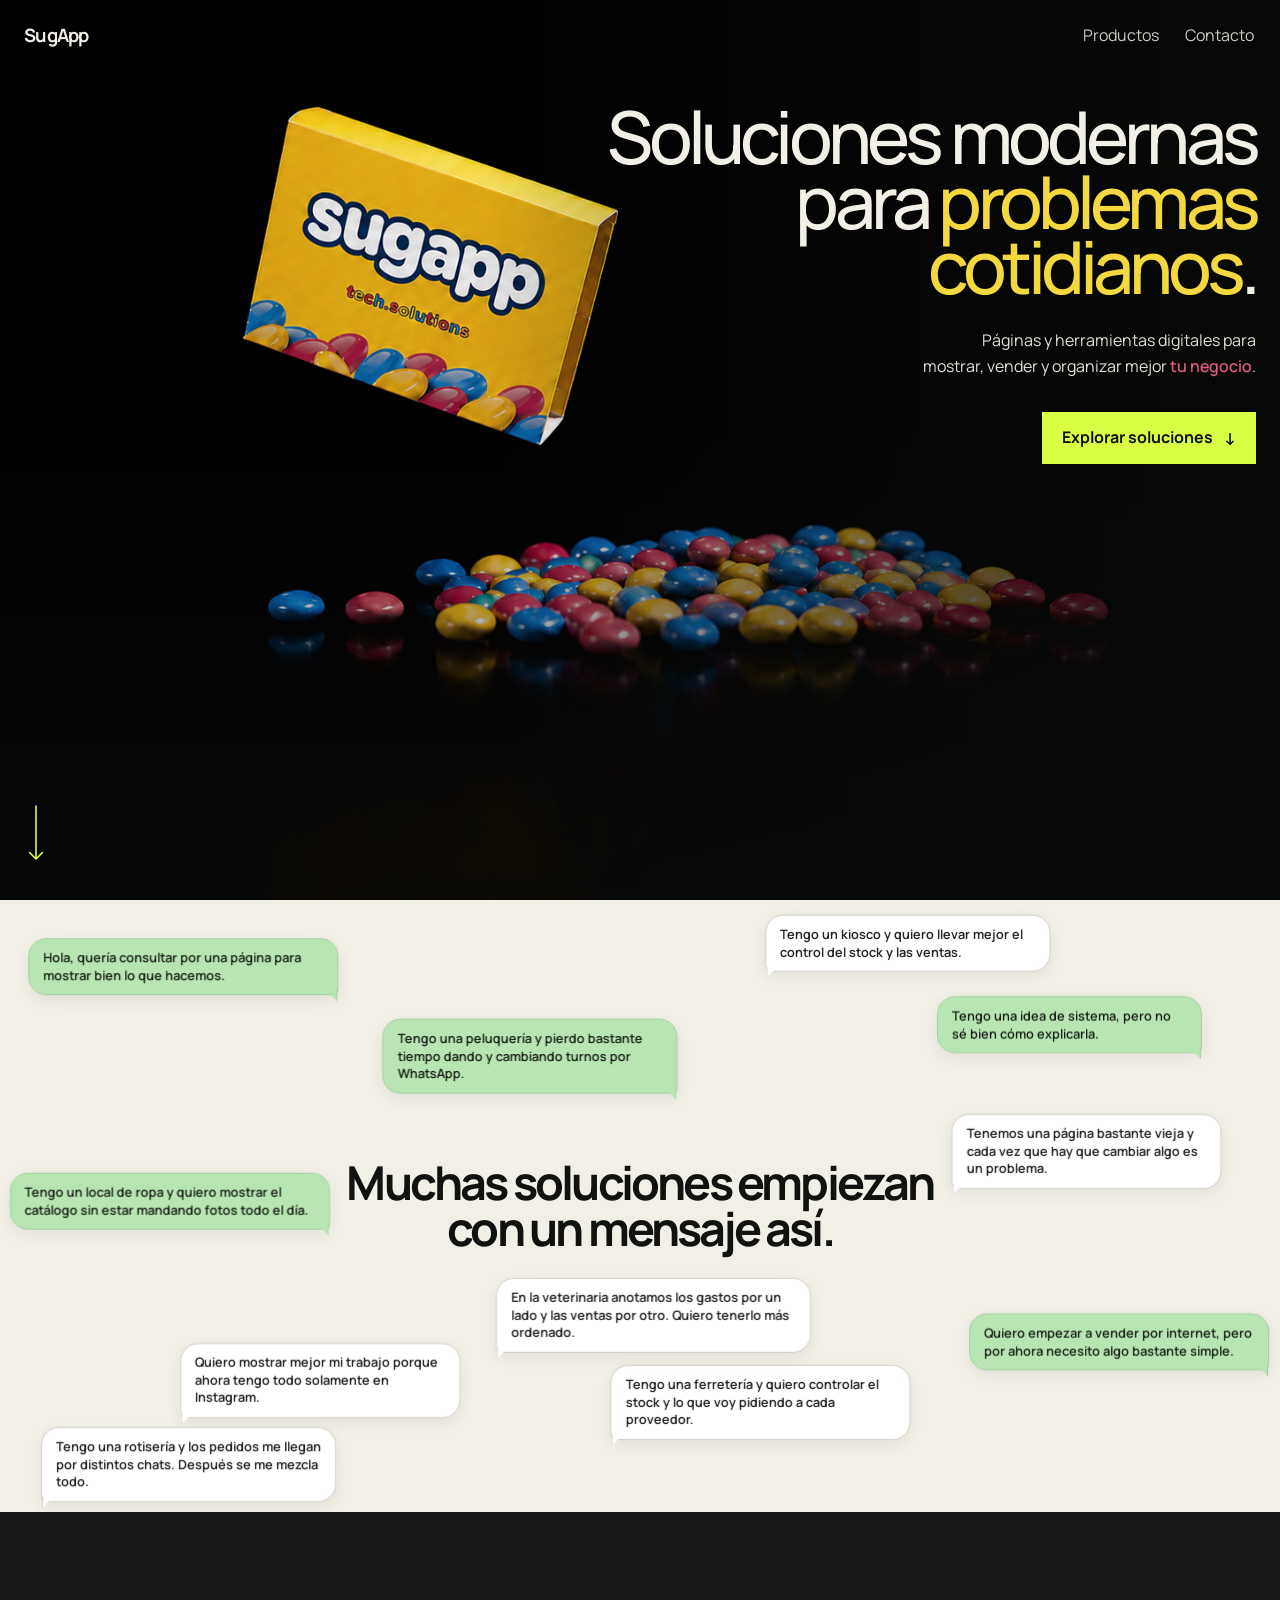
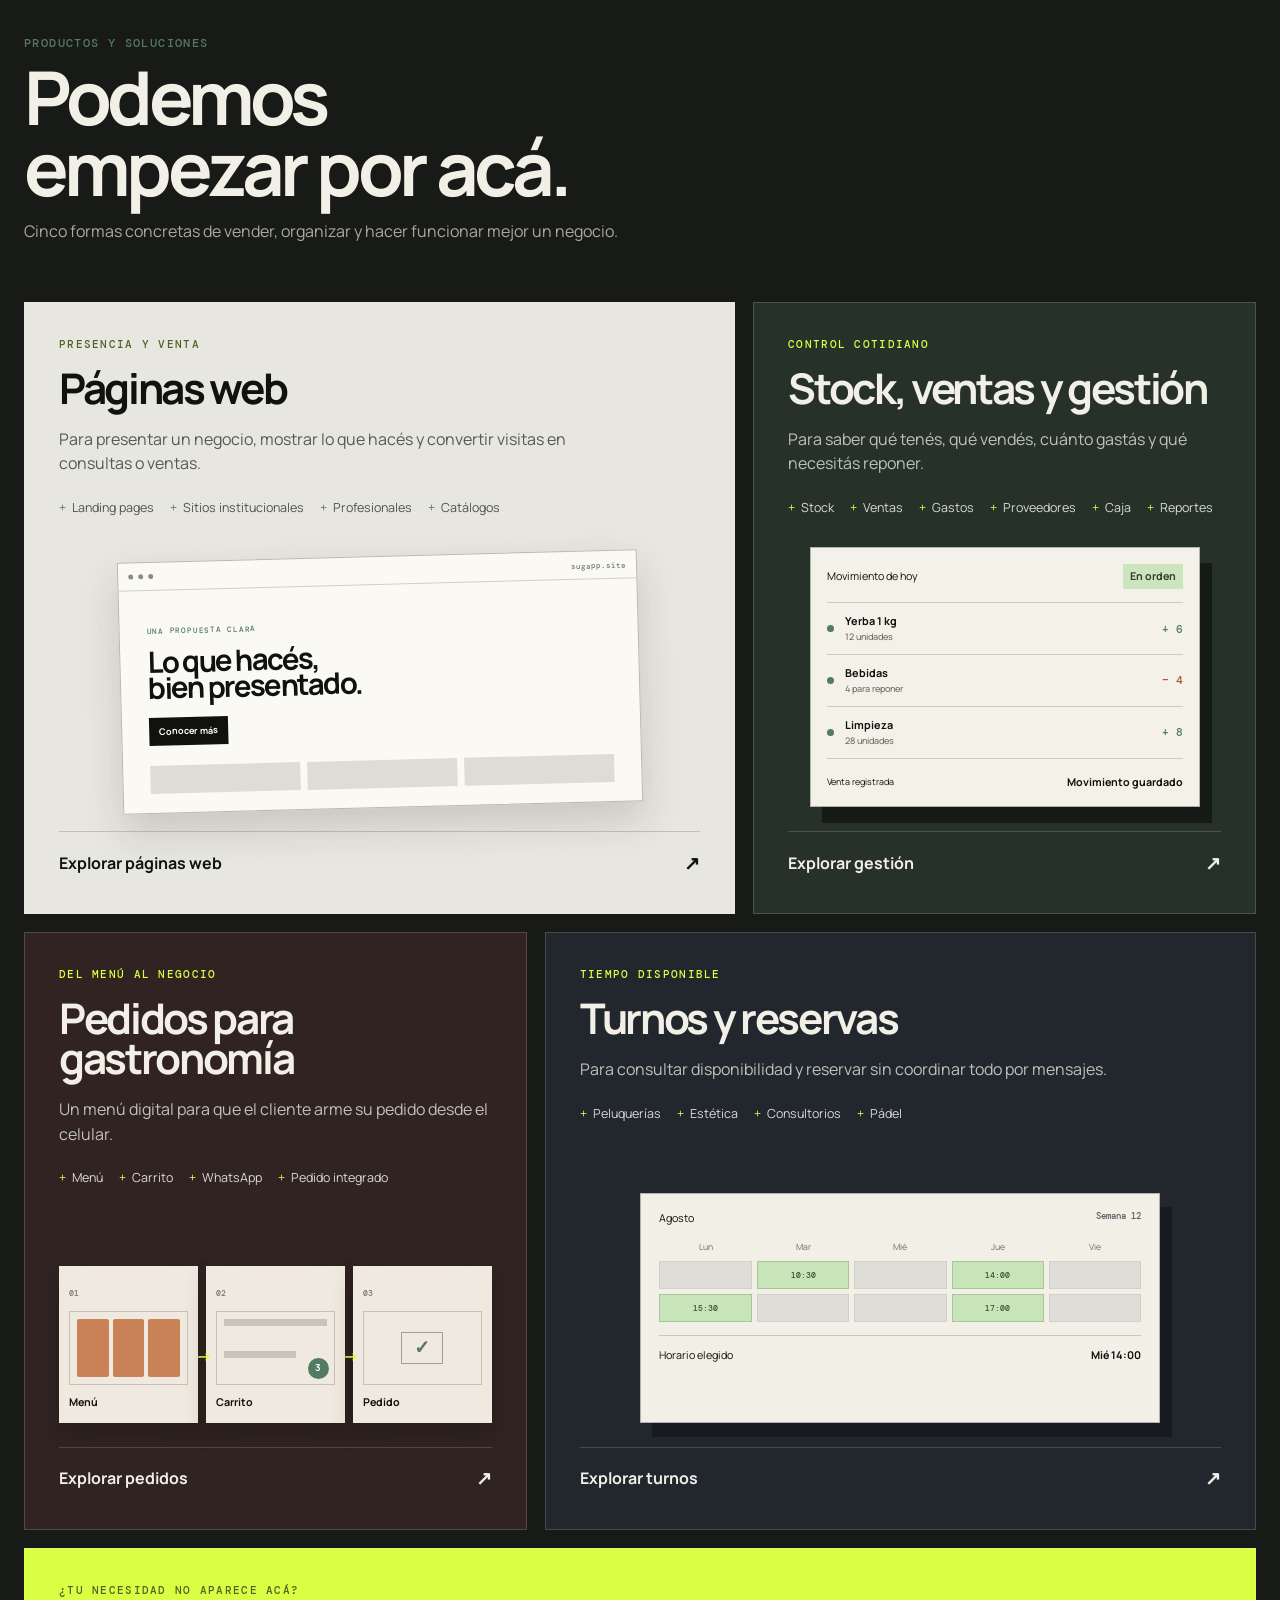
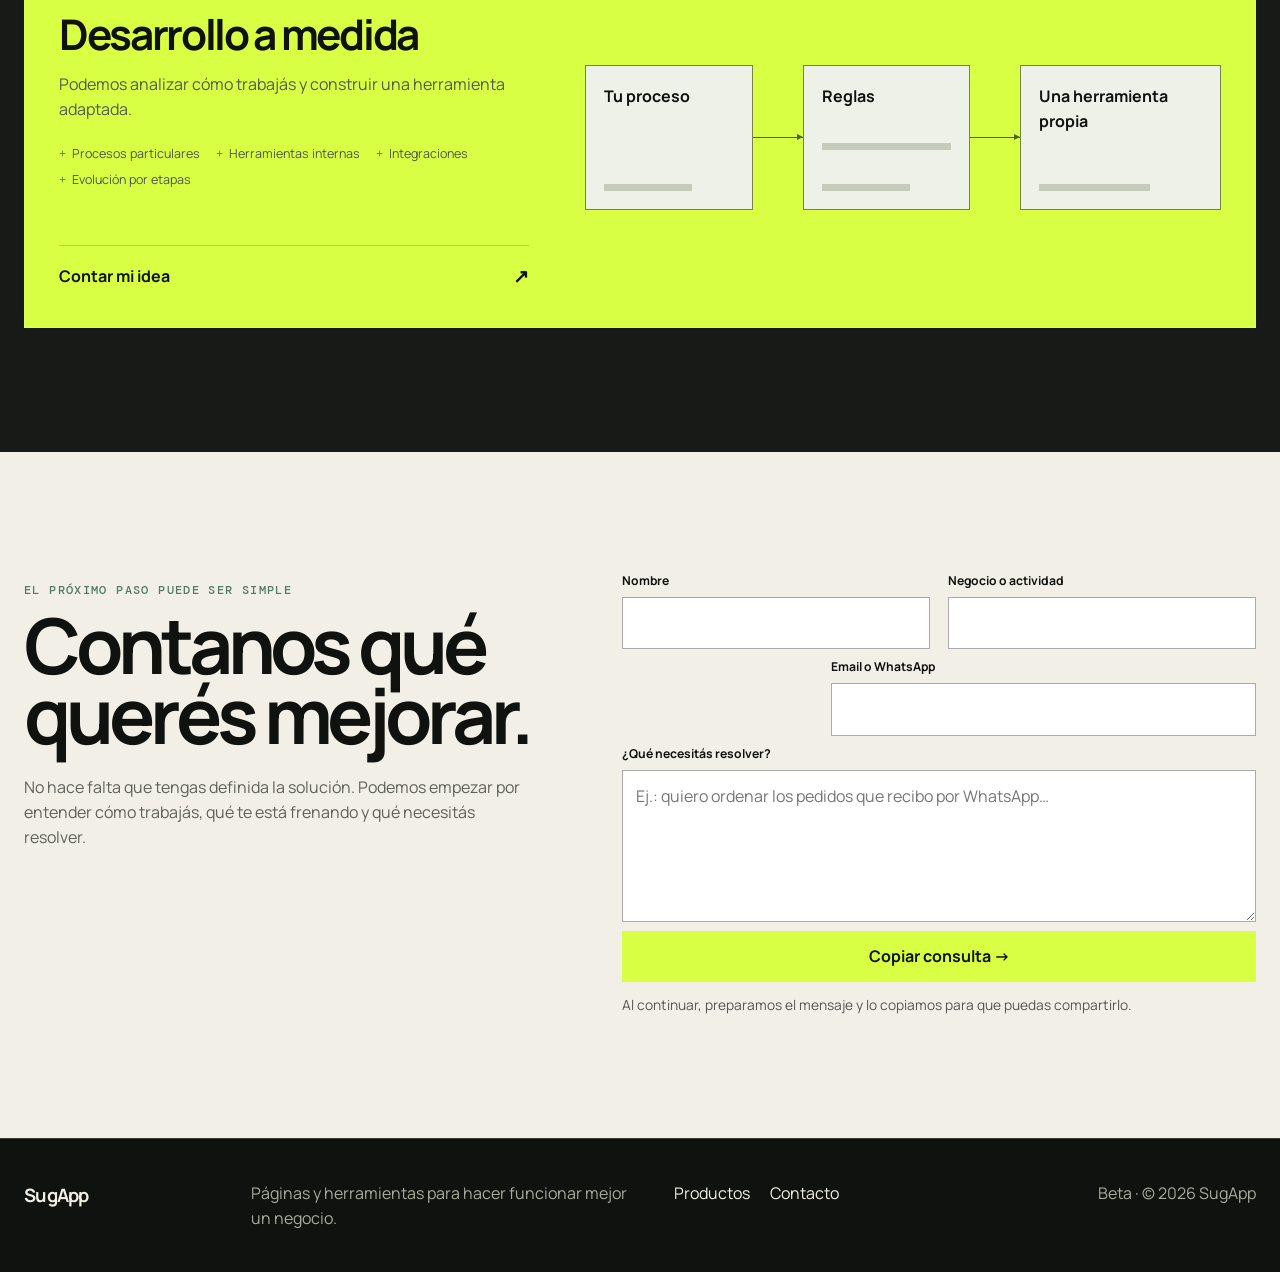
<file: index.html>
<!doctype html>
<html lang="es-AR">
<head>
  <meta charset="utf-8">
  <meta name="viewport" content="width=device-width, initial-scale=1">
  <title>SugApp — Soluciones digitales para negocios</title>
  <meta name="description" content="Páginas y herramientas digitales para vender, organizar y hacer funcionar mejor un negocio.">
  <link rel="canonical" href="https://fmsuga.github.io/sugapp-landing/">
  <meta name="theme-color" content="#10120f">
  <meta property="og:title" content="SugApp — Soluciones modernas para problemas cotidianos">
  <meta property="og:description" content="Páginas y herramientas digitales para vender, organizar y hacer funcionar mejor un negocio.">
  <meta property="og:type" content="website">
  <meta property="og:locale" content="es_AR">
  <meta property="og:url" content="https://fmsuga.github.io/sugapp-landing/">
  <link rel="icon" href="assets/favicon.svg" type="image/svg+xml">
  <link rel="preconnect" href="https://fonts.googleapis.com">
  <link rel="preconnect" href="https://fonts.gstatic.com" crossorigin>
  <link href="https://fonts.googleapis.com/css2?family=DM+Mono:wght@400;500&family=Manrope:wght@400;500;600;700&display=swap" rel="stylesheet">
  <link rel="stylesheet" href="css/styles.css">
  <script type="module" src="js/main.js"></script>
</head>
<body>
  <a class="skip-link" href="#contenido">Saltar al contenido</a>
  <div class="intro" data-intro aria-hidden="true"><span>SugApp</span></div>

  <header class="site-header" data-header>
    <div class="header-inner">
      <a class="wordmark" href="#inicio" aria-label="SugApp, inicio">SugApp</a>
      <button class="menu-toggle" type="button" aria-expanded="false" aria-controls="main-nav" data-menu-toggle>
        <span aria-hidden="true"></span><span aria-hidden="true"></span><span class="sr-only">Abrir menú</span>
      </button>
      <nav class="main-nav" id="main-nav" aria-label="Navegación principal" data-nav>
        <a href="#productos">Productos</a>
        <a href="#contacto">Contacto</a>
      </nav>
    </div>
  </header>

  <main id="contenido">
    <section class="hero" id="inicio" aria-labelledby="hero-title">
      <div class="hero-media" aria-hidden="true">
        <img src="assets/images/sugapp-hero.png" alt="" width="1448" height="1086" fetchpriority="high">
      </div>
      <div class="hero-shade" aria-hidden="true"></div>
      <div class="shell hero-layout">
        <div class="hero-content">
          <h1 id="hero-title" aria-label="Soluciones modernas para problemas cotidianos."><span class="hero-title-group" data-hero-words>Soluciones modernas</span> <span class="hero-title-group" data-hero-words>para</span> <span class="hero-title-group hero-title-accent" data-hero-words>problemas cotidianos</span><span class="hero-title-period">.</span></h1>
          <p class="hero-copy">Páginas y herramientas digitales para mostrar, vender y organizar mejor <span class="hero-copy-accent">tu negocio</span>.</p>
          <a class="hero-action" href="#productos">Explorar soluciones <span aria-hidden="true">↓</span></a>
        </div>
        <a class="hero-continuation" href="#consultas" aria-label="Ir a las consultas">
          <svg viewBox="0 0 24 64" aria-hidden="true">
            <path d="M12 2v53M5.5 48.5 12 55l6.5-6.5" />
          </svg>
        </a>
      </div>
    </section>

    <section class="queries-placeholder" id="consultas" aria-labelledby="queries-title" data-message-cloud>
      <div class="shell">
        <header class="section-heading-simple">
          <h2 id="queries-title">Muchas soluciones empiezan<br class="query-title-break"> con un mensaje así.</h2>
        </header>
        <ul class="query-cloud" aria-label="Consultas habituales de negocios y profesionales" data-cloud-stage>
          <li class="query-node"><p class="query-bubble query-bubble-green">Hola, quería consultar por una página para mostrar bien lo que hacemos.</p></li>
          <li class="query-node"><p class="query-bubble">Tengo un kiosco y quiero llevar mejor el control del stock y las ventas.</p></li>
          <li class="query-node"><p class="query-bubble query-bubble-green">Tengo una peluquería y pierdo bastante tiempo dando y cambiando turnos por WhatsApp.</p></li>
          <li class="query-node"><p class="query-bubble">Tenemos una página bastante vieja y cada vez que hay que cambiar algo es un problema.</p></li>
          <li class="query-node"><p class="query-bubble query-bubble-green">Tengo un local de ropa y quiero mostrar el catálogo sin estar mandando fotos todo el día.</p></li>
          <li class="query-node"><p class="query-bubble">En la veterinaria anotamos los gastos por un lado y las ventas por otro. Quiero tenerlo más ordenado.</p></li>
          <li class="query-node"><p class="query-bubble query-bubble-green">Tengo una idea de sistema, pero no sé bien cómo explicarla.</p></li>
          <li class="query-node"><p class="query-bubble">Quiero mostrar mejor mi trabajo porque ahora tengo todo solamente en Instagram.</p></li>
          <li class="query-node"><p class="query-bubble">Tengo una ferretería y quiero controlar el stock y lo que voy pidiendo a cada proveedor.</p></li>
          <li class="query-node"><p class="query-bubble query-bubble-green">Quiero empezar a vender por internet, pero por ahora necesito algo bastante simple.</p></li>
          <li class="query-node"><p class="query-bubble">Tengo una rotisería y los pedidos me llegan por distintos chats. Después se me mezcla todo.</p></li>
          <li class="query-node"><p class="query-bubble query-bubble-green">Tengo una inmobiliaria y quiero una página donde podamos subir y sacar propiedades nosotros.</p></li>
          <li class="query-node"><p class="query-bubble">Soy psicóloga y quiero que mis pacientes puedan consultar y pedir turno desde una página.</p></li>
          <li class="query-node"><p class="query-bubble query-bubble-green">Hay cosas que repetimos todos los días y quería saber si se pueden hacer más fácil.</p></li>
          <li class="query-node"><p class="query-bubble">¿Se puede empezar con una versión sencilla y después ir agregando funciones?</p></li>
          <li class="query-node"><p class="query-bubble query-bubble-green">Probamos algunas aplicaciones, pero ninguna nos sirve del todo para cómo trabajamos.</p></li>
        </ul>
      </div>
    </section>

    <section class="products-placeholder" id="productos" aria-labelledby="products-title" data-products>
      <div class="shell">
        <header class="section-heading-simple">
          <p class="section-label">Productos y soluciones</p>
          <h2 id="products-title">Podemos empezar por acá.</h2>
          <p>Cinco formas concretas de vender, organizar y hacer funcionar mejor un negocio.</p>
        </header>
        <div class="product-grid">
          <article class="product-card product-web">
            <div class="product-copy"><p class="product-kicker">Presencia y venta</p><h3>Páginas web</h3><p>Para presentar un negocio, mostrar lo que hacés y convertir visitas en consultas o ventas.</p><ul class="product-examples"><li>Landing pages</li><li>Sitios institucionales</li><li>Profesionales</li><li>Catálogos</li></ul></div>
            <div class="product-preview preview-web" aria-hidden="true"><div class="web-window"><div class="web-bar"><i></i><i></i><i></i><span>sugapp.site</span></div><div class="web-page"><small>Una propuesta clara</small><strong>Lo que hacés,<br>bien presentado.</strong><b>Conocer más</b><div><i></i><i></i><i></i></div></div></div></div>
            <a class="product-card-link" href="soluciones/paginas-web.html" aria-label="Explorar Páginas web"><span>Explorar páginas web</span><i aria-hidden="true">↗</i></a>
          </article>
          <article class="product-card product-management">
            <div class="product-copy"><p class="product-kicker">Control cotidiano</p><h3>Stock, ventas y gestión</h3><p>Para saber qué tenés, qué vendés, cuánto gastás y qué necesitás reponer.</p><ul class="product-examples"><li>Stock</li><li>Ventas</li><li>Gastos</li><li>Proveedores</li><li>Caja</li><li>Reportes</li></ul></div>
            <div class="product-preview preview-management" aria-hidden="true"><div class="stock-sheet"><div class="stock-head"><span>Movimiento de hoy</span><b>En orden</b></div><ul><li><i></i><span>Yerba 1 kg<small>12 unidades</small></span><strong>+ 6</strong></li><li><i></i><span>Bebidas<small>4 para reponer</small></span><strong class="stock-low">− 4</strong></li><li><i></i><span>Limpieza<small>28 unidades</small></span><strong>+ 8</strong></li></ul><div class="stock-foot"><small>Venta registrada</small><b>Movimiento guardado</b></div></div></div>
            <a class="product-card-link" href="soluciones/stock-ventas-gestion.html" aria-label="Explorar Stock, ventas y gestión"><span>Explorar gestión</span><i aria-hidden="true">↗</i></a>
          </article>
          <article class="product-card product-food">
            <div class="product-copy"><p class="product-kicker">Del menú al negocio</p><h3>Pedidos para gastronomía</h3><p>Un menú digital para que el cliente arme su pedido desde el celular.</p><ul class="product-examples"><li>Menú</li><li>Carrito</li><li>WhatsApp</li><li>Pedido integrado</li></ul></div>
            <div class="product-preview preview-food" aria-hidden="true"><ol class="order-flow"><li><span>01</span><div><i></i><i></i><i></i></div><b>Menú</b></li><li><span>02</span><div class="cart-lines"><i></i><i></i><strong>3</strong></div><b>Carrito</b></li><li><span>03</span><div class="order-ready"><i></i><strong>✓</strong></div><b>Pedido</b></li></ol></div>
            <a class="product-card-link" href="soluciones/pedidos-gastronomia.html" aria-label="Explorar Pedidos para gastronomía"><span>Explorar pedidos</span><i aria-hidden="true">↗</i></a>
          </article>
          <article class="product-card product-appointments">
            <div class="product-copy"><p class="product-kicker">Tiempo disponible</p><h3>Turnos y reservas</h3><p>Para consultar disponibilidad y reservar sin coordinar todo por mensajes.</p><ul class="product-examples"><li>Peluquerías</li><li>Estética</li><li>Consultorios</li><li>Pádel</li></ul></div>
            <div class="product-preview preview-appointments" aria-hidden="true"><div class="agenda-card"><header><span>Agosto</span><b>Semana 12</b></header><div class="agenda-days"><small>Lun</small><small>Mar</small><small>Mié</small><small>Jue</small><small>Vie</small></div><div class="agenda-slots"><i></i><i class="slot-open">10:30</i><i></i><i class="slot-open">14:00</i><i></i><i class="slot-open">15:30</i><i></i><i></i><i class="slot-open">17:00</i><i></i></div><footer><span>Horario elegido</span><b>Mié 14:00</b></footer></div></div>
            <a class="product-card-link" href="soluciones/turnos-reservas.html" aria-label="Explorar Turnos y reservas"><span>Explorar turnos</span><i aria-hidden="true">↗</i></a>
          </article>
          <article class="product-card product-custom">
            <div class="product-copy"><p class="product-kicker">¿Tu necesidad no aparece acá?</p><h3>Desarrollo a medida</h3><p>Podemos analizar cómo trabajás y construir una herramienta adaptada.</p><ul class="product-examples"><li>Procesos particulares</li><li>Herramientas internas</li><li>Integraciones</li><li>Evolución por etapas</li></ul></div>
            <div class="product-preview preview-custom" aria-hidden="true"><div class="custom-flow"><div><span>Tu proceso</span><i></i></div><b></b><div><span>Reglas</span><i></i><i></i></div><b></b><div><span>Una herramienta propia</span><i></i></div></div></div>
            <a class="product-card-link" href="soluciones/desarrollo-a-medida.html" aria-label="Explorar Desarrollo a medida"><span>Contar mi idea</span><i aria-hidden="true">↗</i></a>
          </article>
        </div>
      </div>
    </section>

    <section class="contact" id="contacto" aria-labelledby="contact-title">
      <div class="shell contact-layout">
        <div>
          <p class="section-label">El próximo paso puede ser simple</p>
          <h2 id="contact-title">Contanos qué querés mejorar.</h2>
          <p>No hace falta que tengas definida la solución. Podemos empezar por entender cómo trabajás, qué te está frenando y qué necesitás resolver.</p>
        </div>
        <form class="contact-form" data-contact-form>
          <div class="form-field"><label for="contact-name">Nombre</label><input id="contact-name" name="name" autocomplete="name" aria-describedby="contact-name-error" required><span class="field-message" id="contact-name-error" hidden>Ingresá tu nombre.</span></div>
          <div class="form-field"><label for="contact-business">Negocio o actividad</label><input id="contact-business" name="business" autocomplete="organization" aria-describedby="contact-business-error" required><span class="field-message" id="contact-business-error" hidden>Contanos cuál es tu negocio o actividad.</span></div>
          <div class="form-field form-field-wide"><label for="contact-channel">Email o WhatsApp</label><input id="contact-channel" name="contact" autocomplete="email" inputmode="email" spellcheck="false" aria-describedby="contact-channel-error" required><span class="field-message" id="contact-channel-error" hidden>Ingresá un medio para poder responderte.</span></div>
          <div class="form-field form-field-wide"><label for="contact-message">¿Qué necesitás resolver?</label><textarea id="contact-message" name="message" rows="5" autocomplete="off" aria-describedby="contact-message-error" placeholder="Ej.: quiero ordenar los pedidos que recibo por WhatsApp…" required></textarea><span class="field-message" id="contact-message-error" hidden>Contanos brevemente qué necesitás resolver.</span></div>
          <input type="hidden" name="interest" data-contact-interest>
          <button class="button" type="submit" data-contact-submit>Copiar consulta →</button>
          <p class="form-status" role="status" aria-live="polite" data-form-status>Al continuar, preparamos el mensaje y lo copiamos para que puedas compartirlo.</p>
        </form>
      </div>
    </section>
  </main>

  <footer>
    <div class="shell footer-grid">
      <a class="wordmark" href="#inicio">SugApp</a>
      <p>Páginas y herramientas para hacer funcionar mejor un negocio.</p>
      <nav aria-label="Navegación secundaria"><a href="#productos">Productos</a><a href="#contacto">Contacto</a></nav>
      <p>Beta · © <span data-year>2026</span> SugApp</p>
    </div>
  </footer>
</body>
</html>
</file>
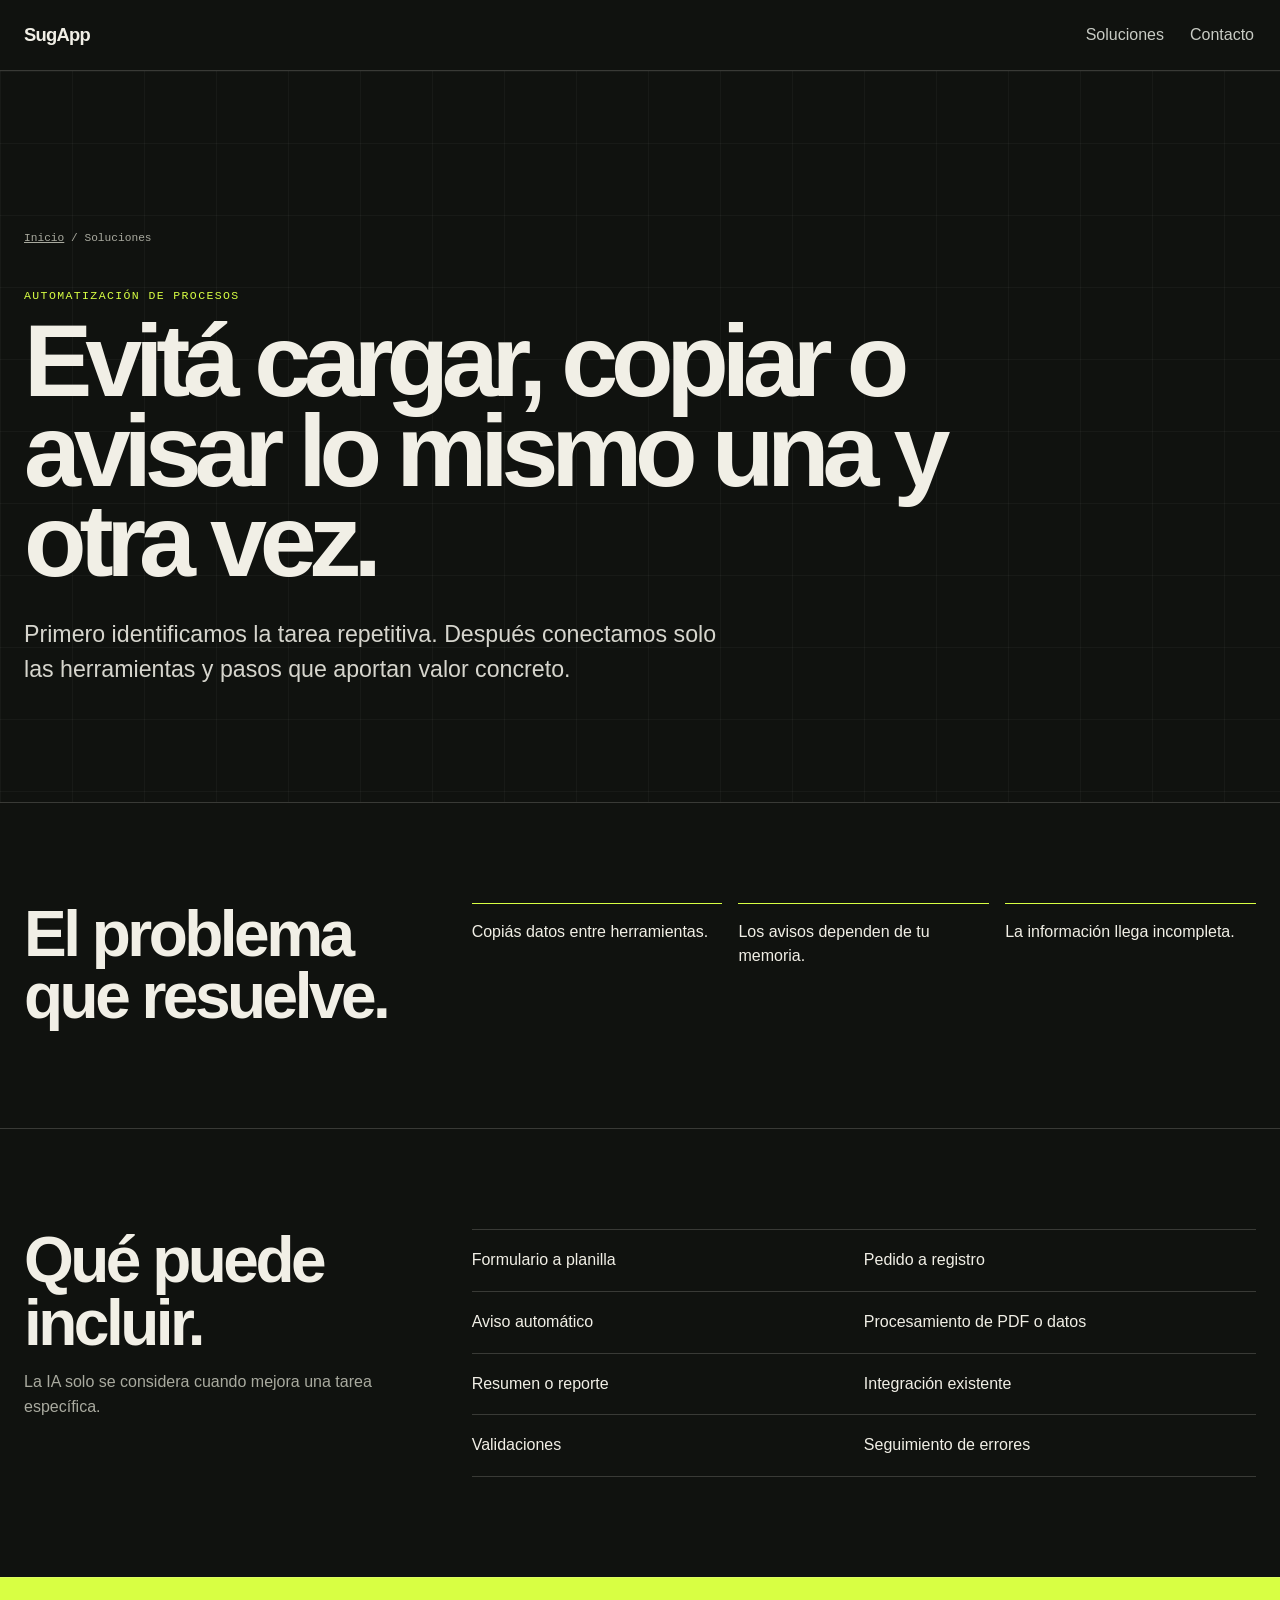
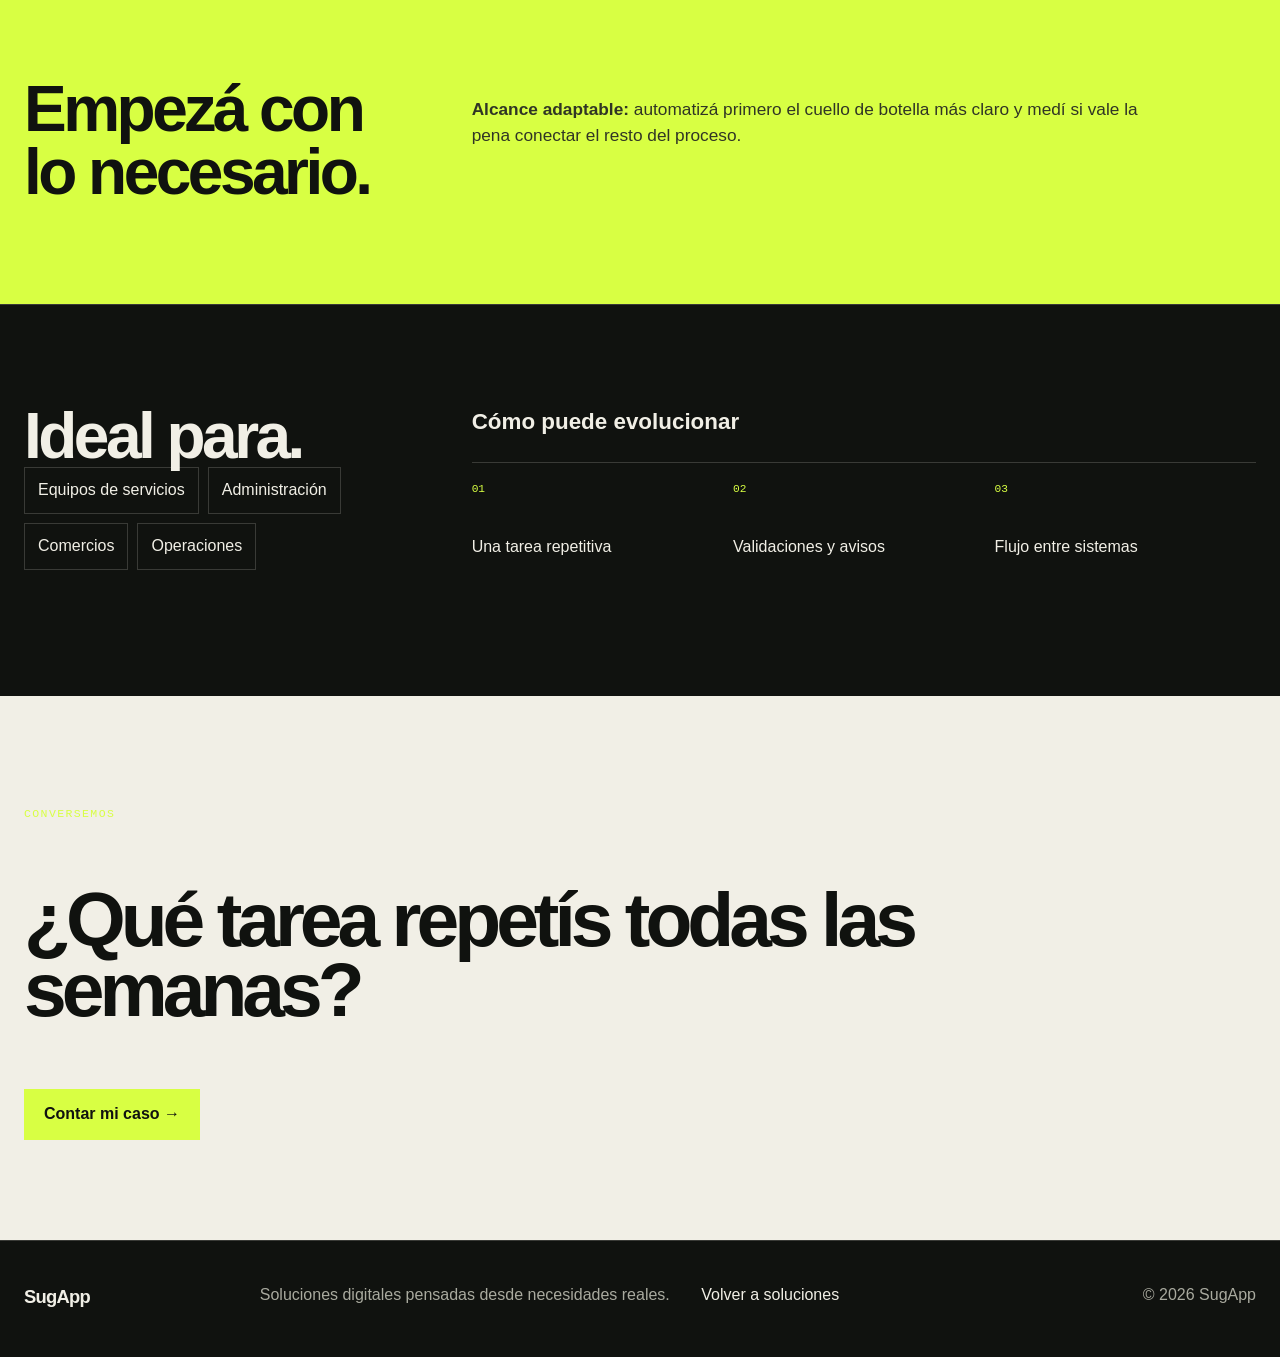
<file: soluciones/automatizaciones.html>
<!doctype html><html lang="es-AR"><head><meta charset="utf-8"><meta name="viewport" content="width=device-width,initial-scale=1"><title>Automatizaciones — SugApp</title><meta name="description" content="Automatizá tareas repetitivas, registros y avisos conectando las herramientas que ya usás."><link rel="canonical" href="https://fmsuga.github.io/sugapp-landing/soluciones/automatizaciones.html"><meta property="og:title" content="Automatizaciones — SugApp"><meta property="og:description" content="Evitá cargar, copiar o avisar lo mismo una y otra vez."><meta property="og:type" content="website"><link rel="icon" href="../assets/favicon.svg"><link rel="stylesheet" href="../css/pages.css"><script type="module" src="../js/pages.js"></script></head><body><a class="skip-link" href="#contenido">Saltar al contenido</a><header class="site-header page-header"><div class="header-inner"><a class="wordmark" href="../index.html">SugApp</a><button class="menu-toggle" data-menu-toggle aria-expanded="false" aria-controls="main-nav"><span></span><span></span><span class="sr-only">Abrir menú</span></button><nav class="main-nav" id="main-nav" data-nav aria-label="Principal"><a href="../index.html#productos">Soluciones</a><a href="../index.html#contacto">Contacto</a></nav></div></header><main id="contenido"><section class="page-hero"><div class="shell"><p class="breadcrumbs"><a href="../index.html">Inicio</a> / Soluciones</p><p class="section-label">Automatización de procesos</p><h1>Evitá cargar, copiar o avisar lo mismo una y otra vez.</h1><p class="lead">Primero identificamos la tarea repetitiva. Después conectamos solo las herramientas y pasos que aportan valor concreto.</p></div></section><section class="page-section"><div class="shell page-section-grid"><h2>El problema que resuelve.</h2><div class="page-problems"><div>Copiás datos entre herramientas.</div><div>Los avisos dependen de tu memoria.</div><div>La información llega incompleta.</div></div></div></section><section class="page-section"><div class="shell page-section-grid"><div><h2>Qué puede incluir.</h2><p>La IA solo se considera cuando mejora una tarea específica.</p></div><ul class="feature-list"><li>Formulario a planilla</li><li>Pedido a registro</li><li>Aviso automático</li><li>Procesamiento de PDF o datos</li><li>Resumen o reporte</li><li>Integración existente</li><li>Validaciones</li><li>Seguimiento de errores</li></ul></div></section><section class="page-section page-adapt"><div class="shell page-section-grid"><h2>Empezá con lo necesario.</h2><p><strong>Alcance adaptable:</strong> automatizá primero el cuello de botella más claro y medí si vale la pena conectar el resto del proceso.</p></div></section><section class="page-section"><div class="shell page-section-grid"><div><h2>Ideal para.</h2><div class="ideal-tags"><span>Equipos de servicios</span><span>Administración</span><span>Comercios</span><span>Operaciones</span></div></div><div><h3>Cómo puede evolucionar</h3><ol class="evolution"><li>Una tarea repetitiva</li><li>Validaciones y avisos</li><li>Flujo entre sistemas</li></ol></div></div></section><section class="page-cta"><div class="shell"><p class="section-label">Conversemos</p><h2>¿Qué tarea repetís todas las semanas?</h2><a class="button" href="../index.html#contacto" data-contact-link="Automatización">Contar mi caso →</a></div></section></main><footer><div class="shell footer-grid"><a class="wordmark" href="../index.html">SugApp</a><p>Soluciones digitales pensadas desde necesidades reales.</p><a href="../index.html#productos">Volver a soluciones</a><p>© <span data-year></span> SugApp</p></div></footer></body></html>
</file>
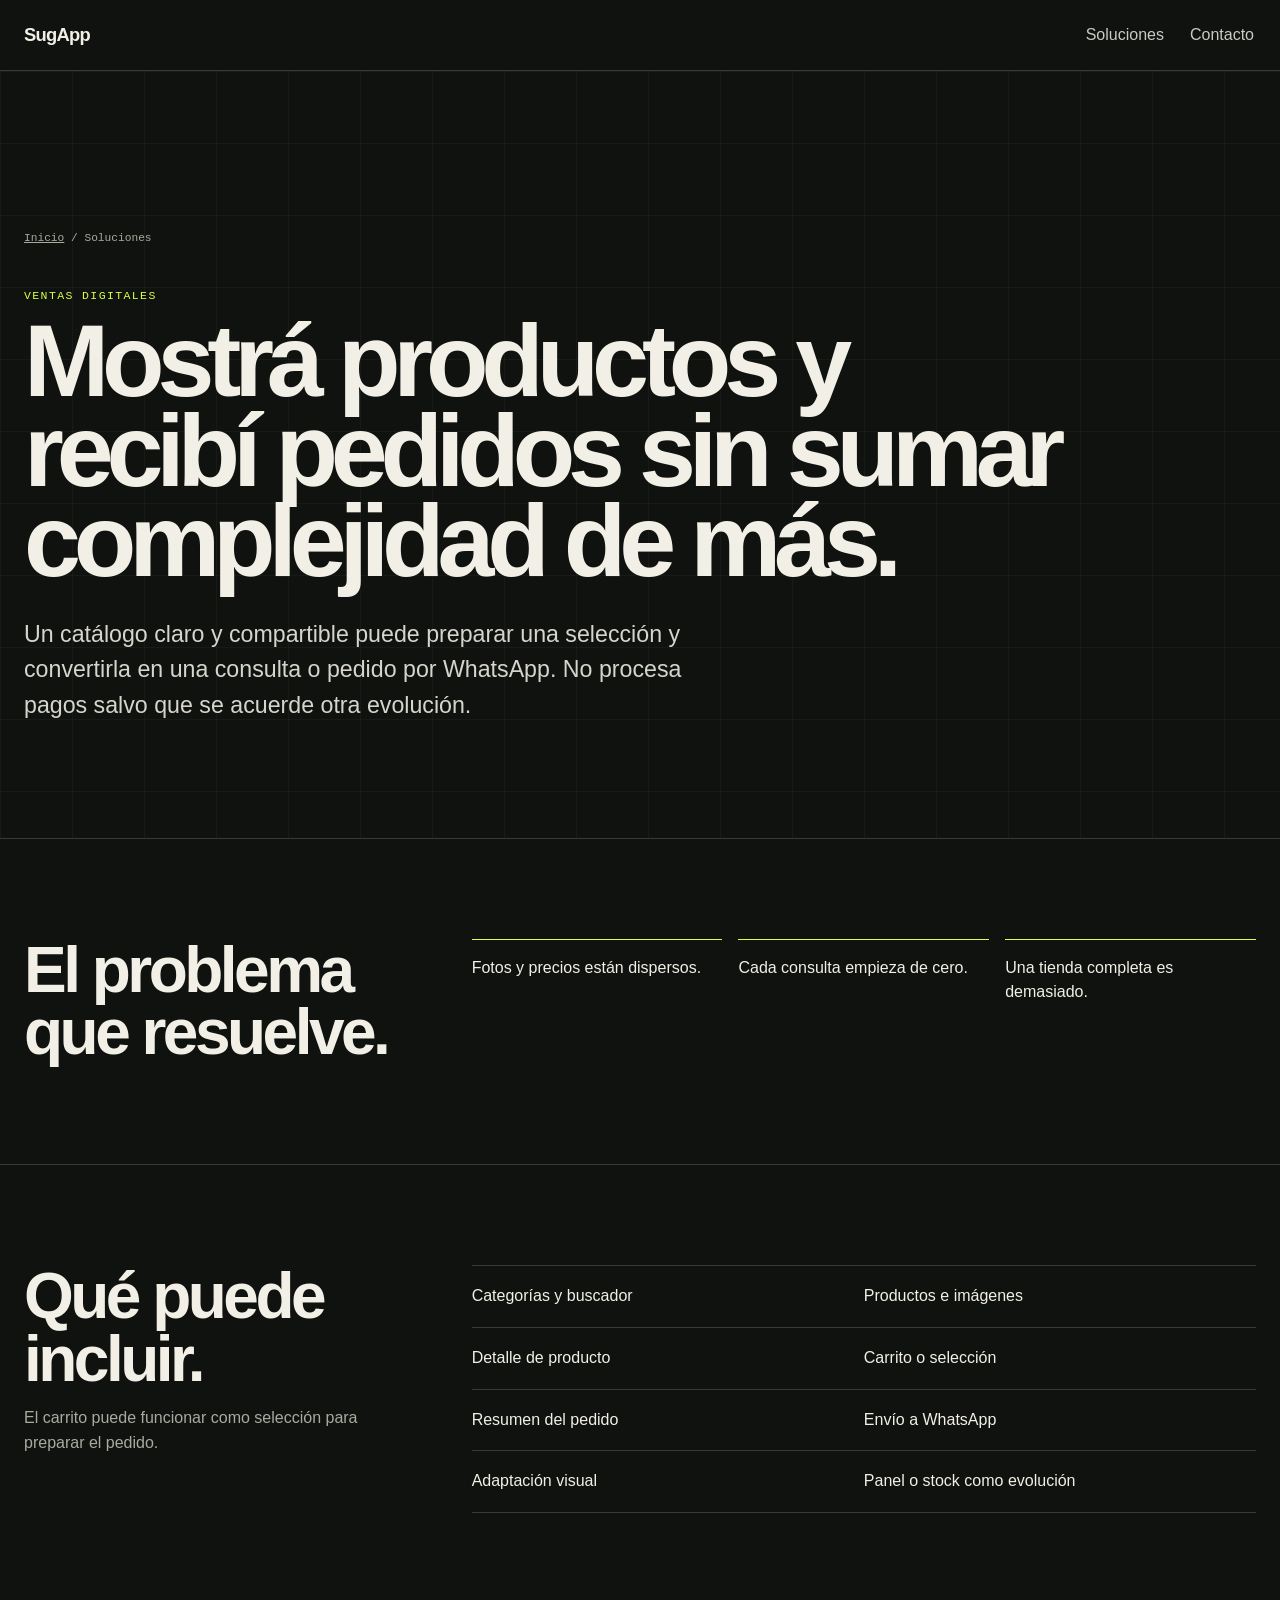
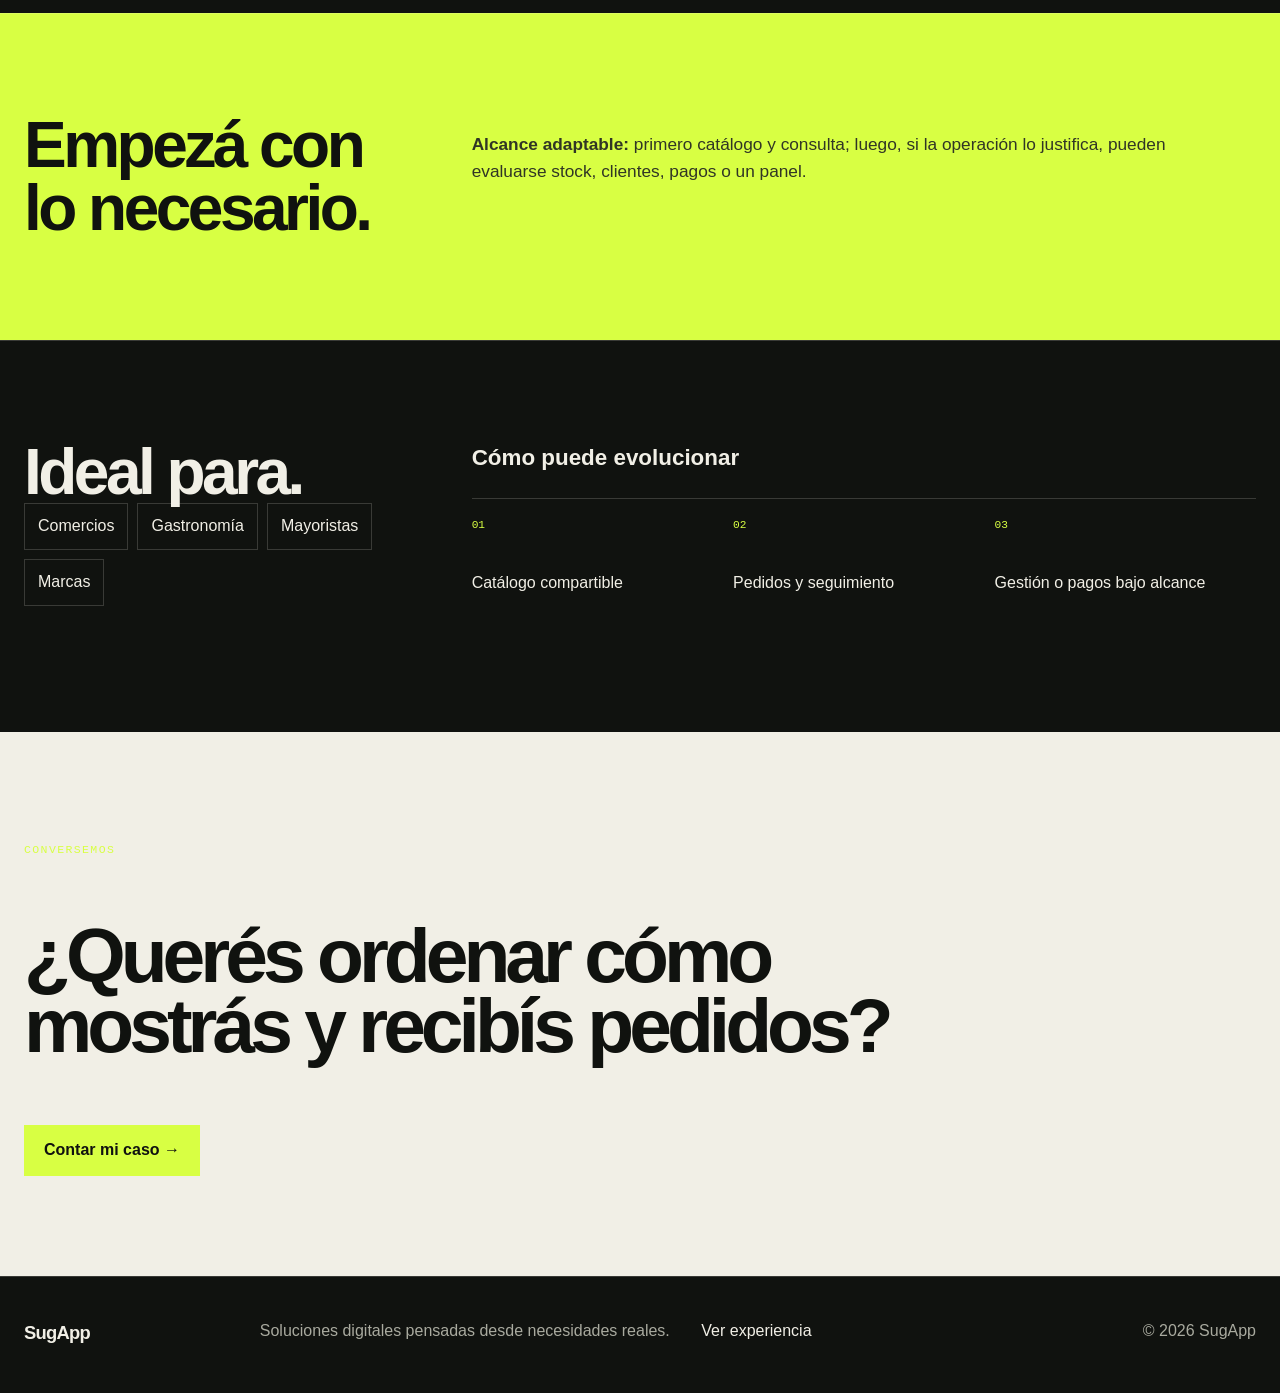
<file: soluciones/catalogo-digital.html>
<!doctype html><html lang="es-AR"><head><meta charset="utf-8"><meta name="viewport" content="width=device-width,initial-scale=1"><title>Catálogo digital — SugApp</title><meta name="description" content="Mostrá productos y recibí pedidos o consultas por WhatsApp sin empezar por un e-commerce completo."><link rel="canonical" href="https://fmsuga.github.io/sugapp-landing/soluciones/catalogo-digital.html"><meta property="og:title" content="Catálogo digital — SugApp"><meta property="og:description" content="Productos claros y pedidos simples por WhatsApp."><meta property="og:type" content="website"><link rel="icon" href="../assets/favicon.svg"><link rel="stylesheet" href="../css/pages.css"><script type="module" src="../js/pages.js"></script></head><body><a class="skip-link" href="#contenido">Saltar al contenido</a><header class="site-header page-header"><div class="header-inner"><a class="wordmark" href="../index.html">SugApp</a><button class="menu-toggle" data-menu-toggle aria-expanded="false" aria-controls="main-nav"><span></span><span></span><span class="sr-only">Abrir menú</span></button><nav class="main-nav" id="main-nav" data-nav aria-label="Principal"><a href="../index.html#productos">Soluciones</a><a href="../index.html#contacto">Contacto</a></nav></div></header><main id="contenido"><section class="page-hero"><div class="shell"><p class="breadcrumbs"><a href="../index.html">Inicio</a> / Soluciones</p><p class="section-label">Ventas digitales</p><h1>Mostrá productos y recibí pedidos sin sumar complejidad de más.</h1><p class="lead">Un catálogo claro y compartible puede preparar una selección y convertirla en una consulta o pedido por WhatsApp. No procesa pagos salvo que se acuerde otra evolución.</p></div></section><section class="page-section"><div class="shell page-section-grid"><h2>El problema que resuelve.</h2><div class="page-problems"><div>Fotos y precios están dispersos.</div><div>Cada consulta empieza de cero.</div><div>Una tienda completa es demasiado.</div></div></div></section><section class="page-section"><div class="shell page-section-grid"><div><h2>Qué puede incluir.</h2><p>El carrito puede funcionar como selección para preparar el pedido.</p></div><ul class="feature-list"><li>Categorías y buscador</li><li>Productos e imágenes</li><li>Detalle de producto</li><li>Carrito o selección</li><li>Resumen del pedido</li><li>Envío a WhatsApp</li><li>Adaptación visual</li><li>Panel o stock como evolución</li></ul></div></section><section class="page-section page-adapt"><div class="shell page-section-grid"><h2>Empezá con lo necesario.</h2><p><strong>Alcance adaptable:</strong> primero catálogo y consulta; luego, si la operación lo justifica, pueden evaluarse stock, clientes, pagos o un panel.</p></div></section><section class="page-section"><div class="shell page-section-grid"><div><h2>Ideal para.</h2><div class="ideal-tags"><span>Comercios</span><span>Gastronomía</span><span>Mayoristas</span><span>Marcas</span></div></div><div><h3>Cómo puede evolucionar</h3><ol class="evolution"><li>Catálogo compartible</li><li>Pedidos y seguimiento</li><li>Gestión o pagos bajo alcance</li></ol></div></div></section><section class="page-cta"><div class="shell"><p class="section-label">Conversemos</p><h2>¿Querés ordenar cómo mostrás y recibís pedidos?</h2><a class="button" href="../index.html#contacto" data-contact-link="Catálogo digital">Contar mi caso →</a></div></section></main><footer><div class="shell footer-grid"><a class="wordmark" href="../index.html">SugApp</a><p>Soluciones digitales pensadas desde necesidades reales.</p><a href="../index.html#productos">Ver experiencia</a><p>© <span data-year></span> SugApp</p></div></footer></body></html>
</file>
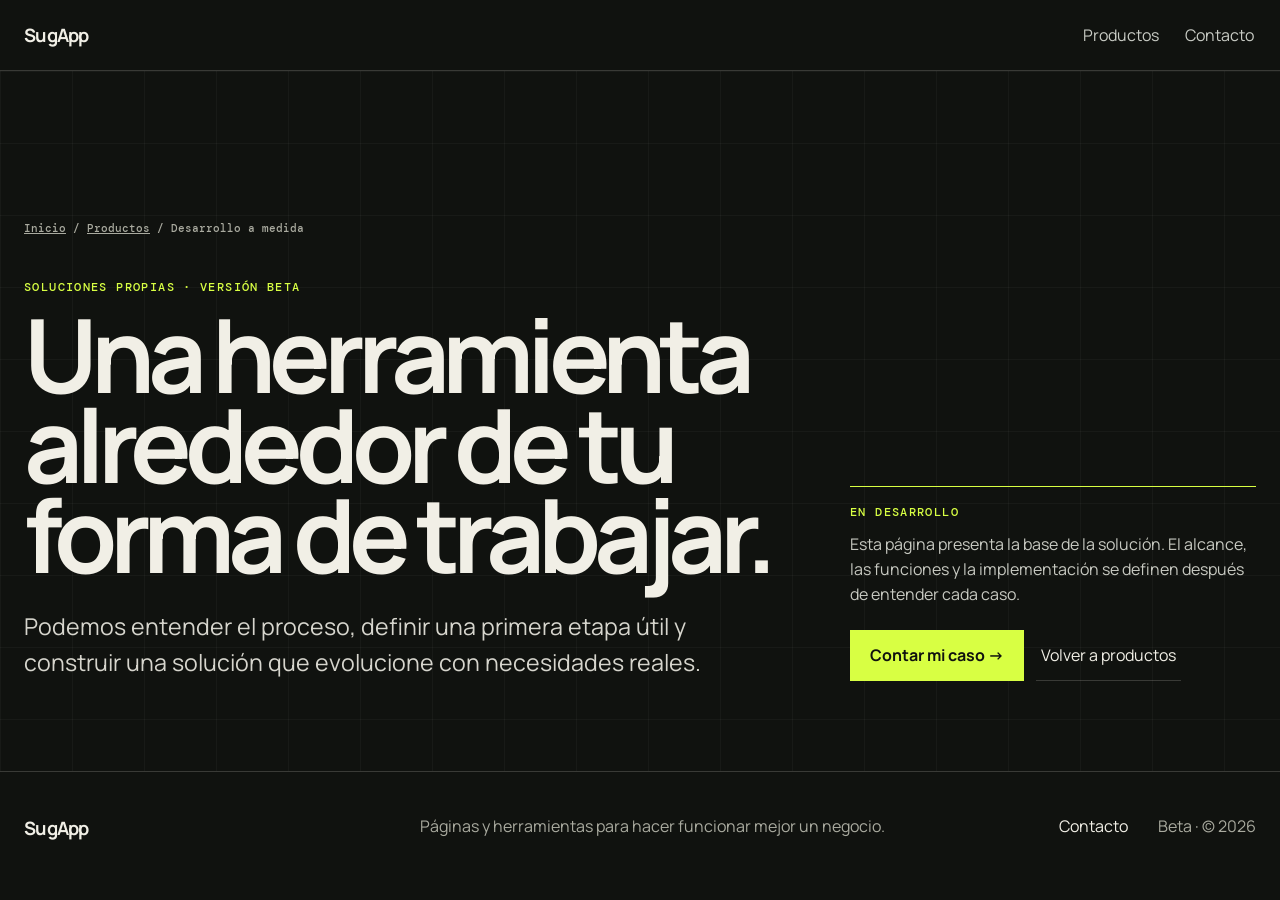
<file: soluciones/desarrollo-a-medida.html>
<!doctype html>
<html lang="es-AR">
<head>
  <meta charset="utf-8">
  <meta name="viewport" content="width=device-width,initial-scale=1">
  <meta name="theme-color" content="#10120f">
  <title>Desarrollo a medida — SugApp</title>
  <meta name="description" content="Herramientas digitales adaptadas a procesos y necesidades que no encajan en una solución estándar.">
  <link rel="canonical" href="https://fmsuga.github.io/sugapp-landing/soluciones/desarrollo-a-medida.html">
  <meta property="og:title" content="Desarrollo a medida — SugApp">
  <meta property="og:description" content="Herramientas digitales adaptadas a procesos y necesidades que no encajan en una solución estándar.">
  <meta property="og:type" content="website">
  <meta property="og:locale" content="es_AR">
  <meta property="og:url" content="https://fmsuga.github.io/sugapp-landing/soluciones/desarrollo-a-medida.html">
  <link rel="icon" href="../assets/favicon.svg" type="image/svg+xml">
  <link rel="preconnect" href="https://fonts.googleapis.com">
  <link rel="preconnect" href="https://fonts.gstatic.com" crossorigin>
  <link href="https://fonts.googleapis.com/css2?family=DM+Mono:wght@400;500&family=Manrope:wght@400;500;600;700&display=swap" rel="stylesheet">
  <link rel="stylesheet" href="../css/pages.css">
  <script type="module" src="../js/pages.js"></script>
</head>
<body>
  <a class="skip-link" href="#contenido">Saltar al contenido</a>
  <header class="site-header page-header" data-header>
    <div class="header-inner">
      <a class="wordmark" href="../index.html#inicio" aria-label="SugApp, inicio">SugApp</a>
      <button class="menu-toggle" type="button" data-menu-toggle aria-expanded="false" aria-controls="main-nav"><span aria-hidden="true"></span><span aria-hidden="true"></span><span class="sr-only">Abrir menú</span></button>
      <nav class="main-nav" id="main-nav" data-nav aria-label="Navegación principal"><a href="../index.html#productos">Productos</a><a href="../index.html#contacto">Contacto</a></nav>
    </div>
  </header>
  <main id="contenido">
    <section class="page-hero page-placeholder" aria-labelledby="page-title">
      <div class="shell">
        <div>
          <nav class="breadcrumbs" aria-label="Migas de pan"><a href="../index.html#inicio">Inicio</a> / <a href="../index.html#productos">Productos</a> / <span aria-current="page">Desarrollo a medida</span></nav>
          <p class="section-label">Soluciones propias · versión beta</p>
          <h1 id="page-title">Una herramienta alrededor de tu forma de trabajar.</h1>
          <p class="lead">Podemos entender el proceso, definir una primera etapa útil y construir una solución que evolucione con necesidades reales.</p>
        </div>
        <aside class="beta-note" aria-label="Estado de esta solución">
          <strong>En desarrollo</strong>
          <p>Esta página presenta la base de la solución. El alcance, las funciones y la implementación se definen después de entender cada caso.</p>
          <div class="beta-actions"><a class="button" href="../index.html#contacto" data-contact-link="Desarrollo a medida">Contar mi caso →</a><a class="text-link" href="../index.html#productos">Volver a productos</a></div>
        </aside>
      </div>
    </section>
  </main>
  <footer class="page-placeholder-footer">
    <div class="shell footer-grid"><a class="wordmark" href="../index.html#inicio">SugApp</a><p>Páginas y herramientas para hacer funcionar mejor un negocio.</p><a href="../index.html#contacto" data-contact-link="Desarrollo a medida">Contacto</a><p>Beta · © <span data-year></span></p></div>
  </footer>
</body>
</html>
</file>
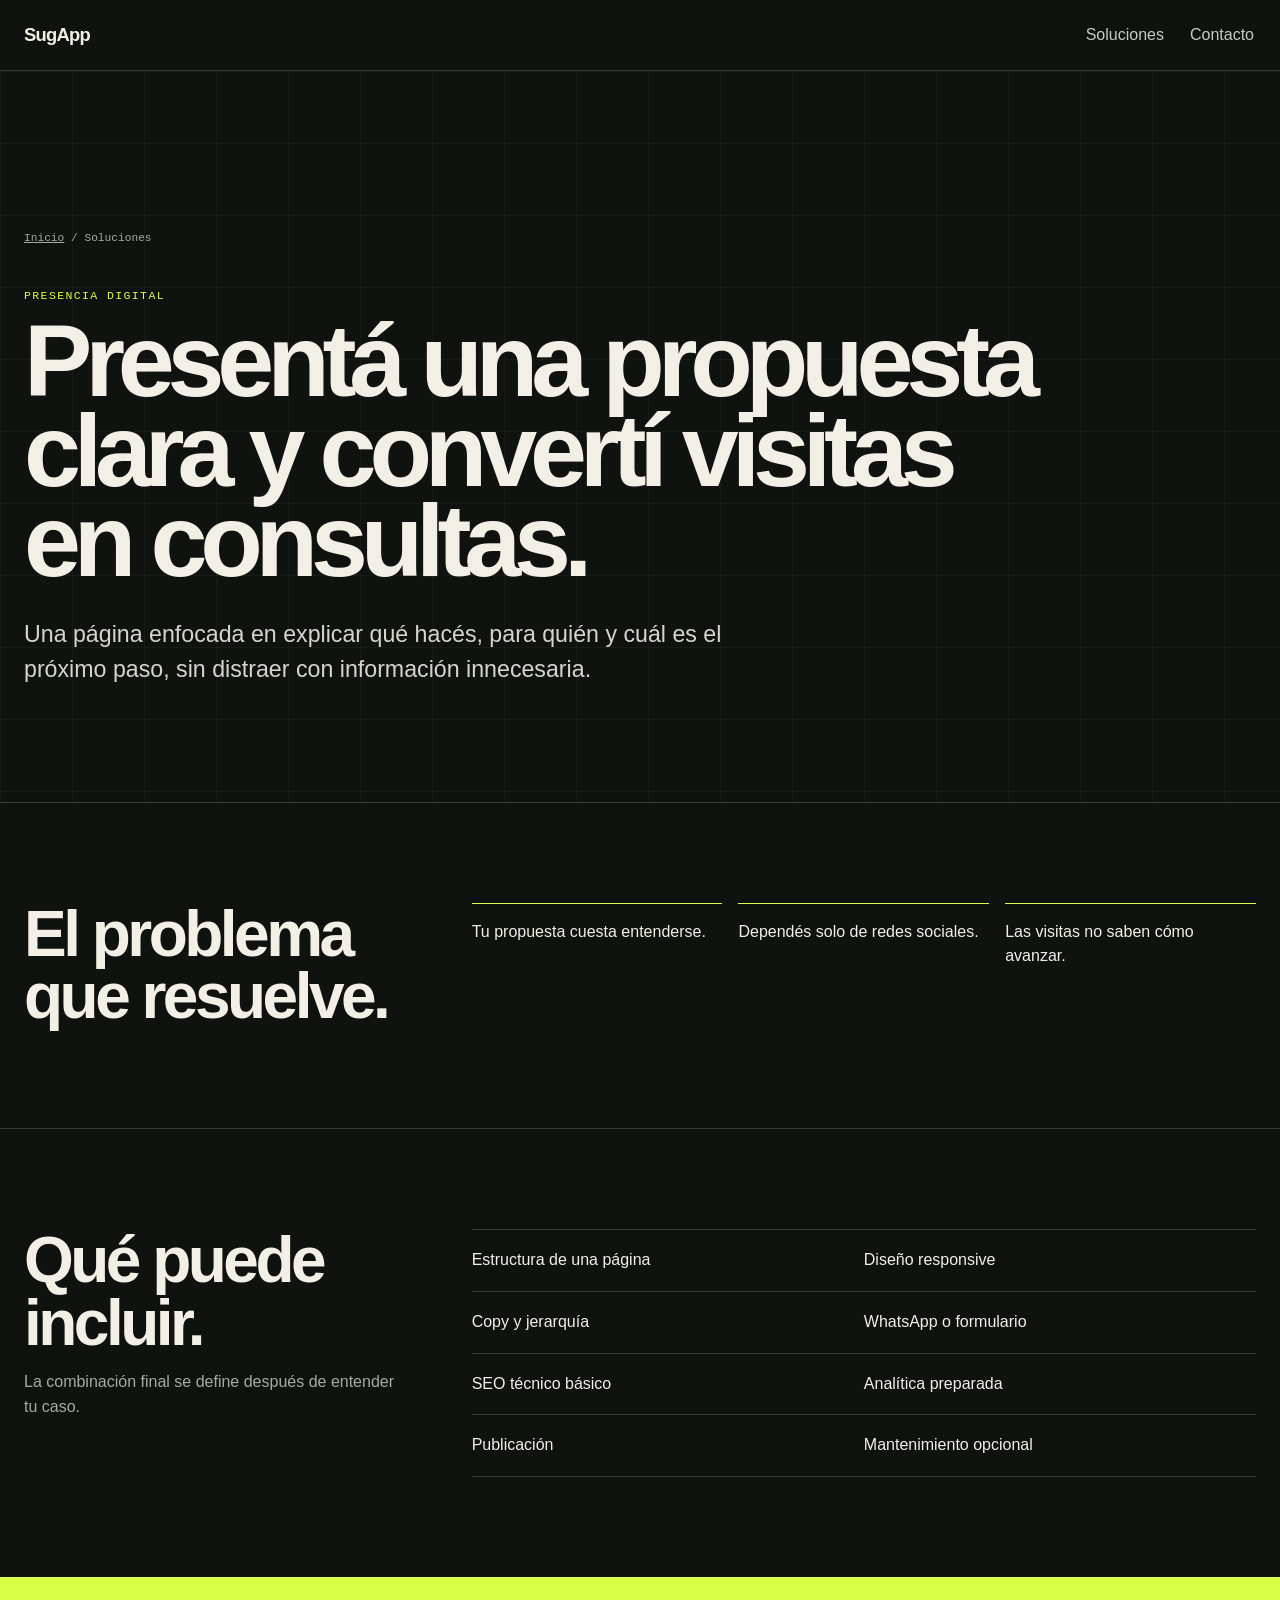
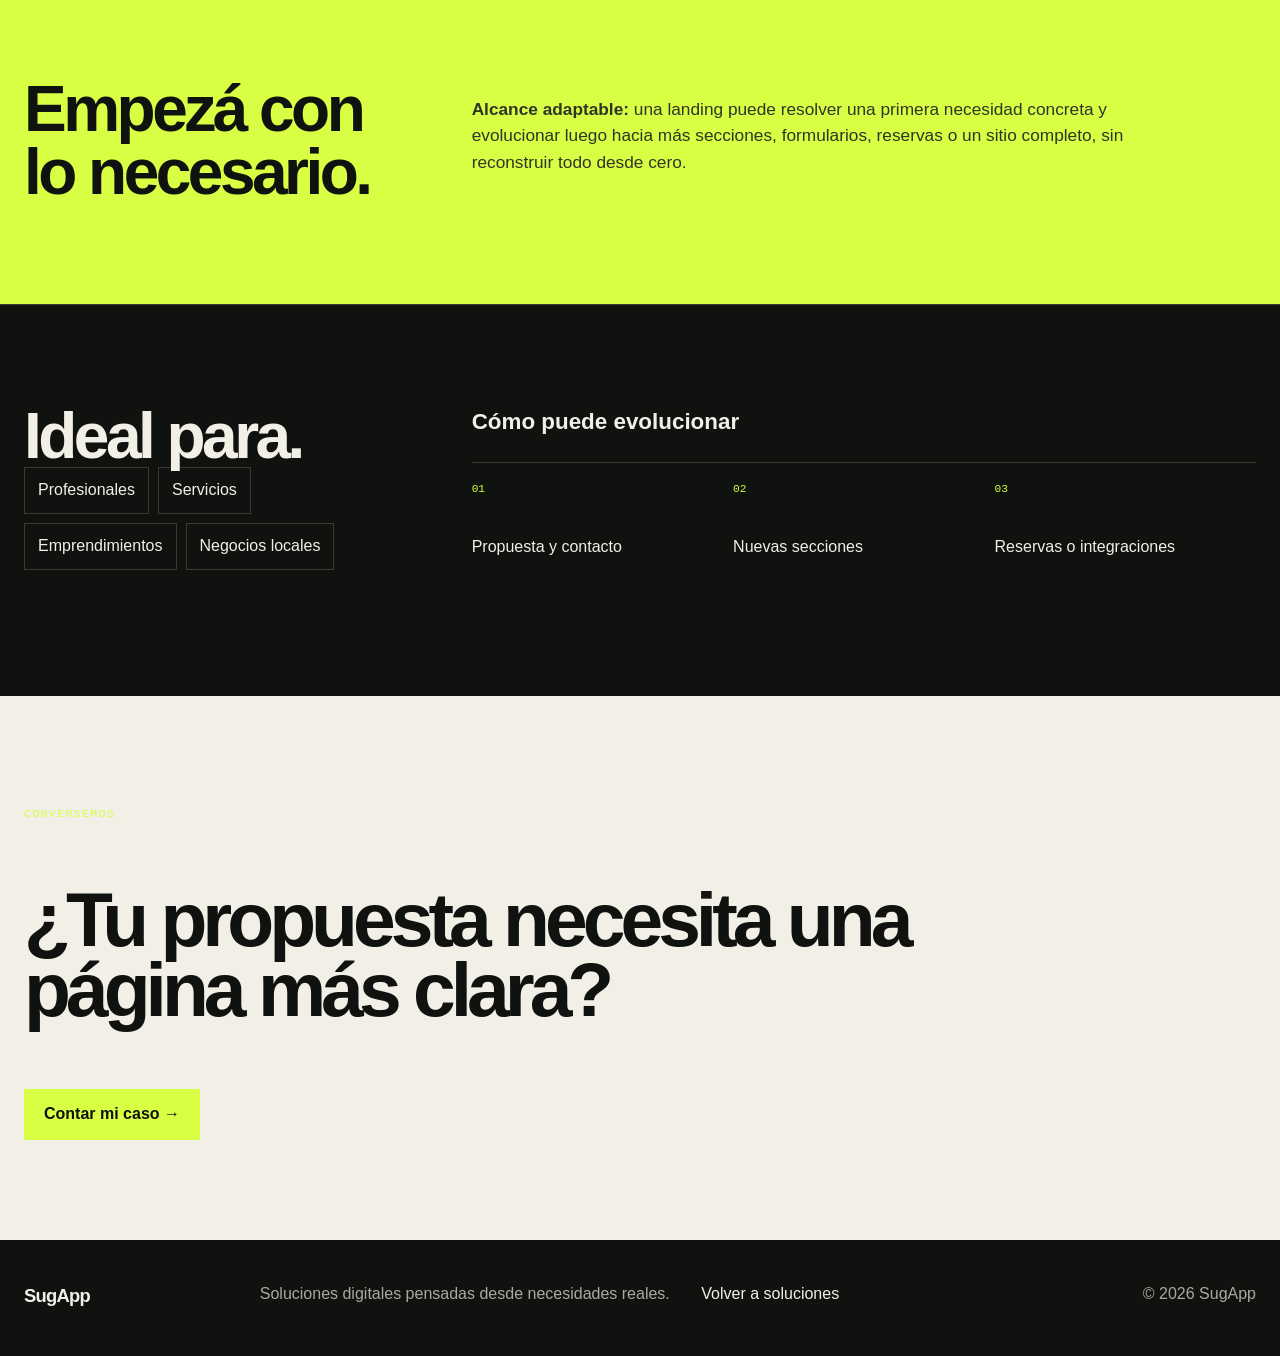
<file: soluciones/landing-profesional.html>
<!doctype html><html lang="es-AR"><head><meta charset="utf-8"><meta name="viewport" content="width=device-width,initial-scale=1"><title>Landing profesional — SugApp</title><meta name="description" content="Una landing profesional para presentar tu propuesta, generar confianza y convertir visitas en consultas."><link rel="canonical" href="https://fmsuga.github.io/sugapp-landing/soluciones/landing-profesional.html"><meta property="og:title" content="Landing profesional — SugApp"><meta property="og:description" content="Presentá una propuesta clara y convertí visitas en consultas."><meta property="og:type" content="website"><link rel="icon" href="../assets/favicon.svg"><link rel="stylesheet" href="../css/pages.css"><script type="module" src="../js/pages.js"></script></head><body><a class="skip-link" href="#contenido">Saltar al contenido</a><header class="site-header page-header"><div class="header-inner"><a class="wordmark" href="../index.html">SugApp</a><button class="menu-toggle" data-menu-toggle aria-expanded="false" aria-controls="main-nav"><span></span><span></span><span class="sr-only">Abrir menú</span></button><nav class="main-nav" id="main-nav" data-nav aria-label="Principal"><a href="../index.html#productos">Soluciones</a><a href="../index.html#contacto">Contacto</a></nav></div></header><main id="contenido"><section class="page-hero"><div class="shell"><p class="breadcrumbs"><a href="../index.html">Inicio</a> / Soluciones</p><p class="section-label">Presencia digital</p><h1>Presentá una propuesta clara y convertí visitas en consultas.</h1><p class="lead">Una página enfocada en explicar qué hacés, para quién y cuál es el próximo paso, sin distraer con información innecesaria.</p></div></section><section class="page-section"><div class="shell page-section-grid"><h2>El problema que resuelve.</h2><div class="page-problems"><div>Tu propuesta cuesta entenderse.</div><div>Dependés solo de redes sociales.</div><div>Las visitas no saben cómo avanzar.</div></div></div></section><section class="page-section"><div class="shell page-section-grid"><div><h2>Qué puede incluir.</h2><p>La combinación final se define después de entender tu caso.</p></div><ul class="feature-list"><li>Estructura de una página</li><li>Diseño responsive</li><li>Copy y jerarquía</li><li>WhatsApp o formulario</li><li>SEO técnico básico</li><li>Analítica preparada</li><li>Publicación</li><li>Mantenimiento opcional</li></ul></div></section><section class="page-section page-adapt"><div class="shell page-section-grid"><h2>Empezá con lo necesario.</h2><p><strong>Alcance adaptable:</strong> una landing puede resolver una primera necesidad concreta y evolucionar luego hacia más secciones, formularios, reservas o un sitio completo, sin reconstruir todo desde cero.</p></div></section><section class="page-section"><div class="shell page-section-grid"><div><h2>Ideal para.</h2><div class="ideal-tags"><span>Profesionales</span><span>Servicios</span><span>Emprendimientos</span><span>Negocios locales</span></div></div><div><h3>Cómo puede evolucionar</h3><ol class="evolution"><li>Propuesta y contacto</li><li>Nuevas secciones</li><li>Reservas o integraciones</li></ol></div></div></section><section class="page-cta"><div class="shell"><p class="section-label">Conversemos</p><h2>¿Tu propuesta necesita una página más clara?</h2><a class="button" href="../index.html#contacto" data-contact-link="Landing profesional">Contar mi caso →</a></div></section></main><footer class="page-footer"><div class="shell footer-grid"><a class="wordmark" href="../index.html">SugApp</a><p>Soluciones digitales pensadas desde necesidades reales.</p><a href="../index.html#productos">Volver a soluciones</a><p>© <span data-year></span> SugApp</p></div></footer></body></html>
</file>
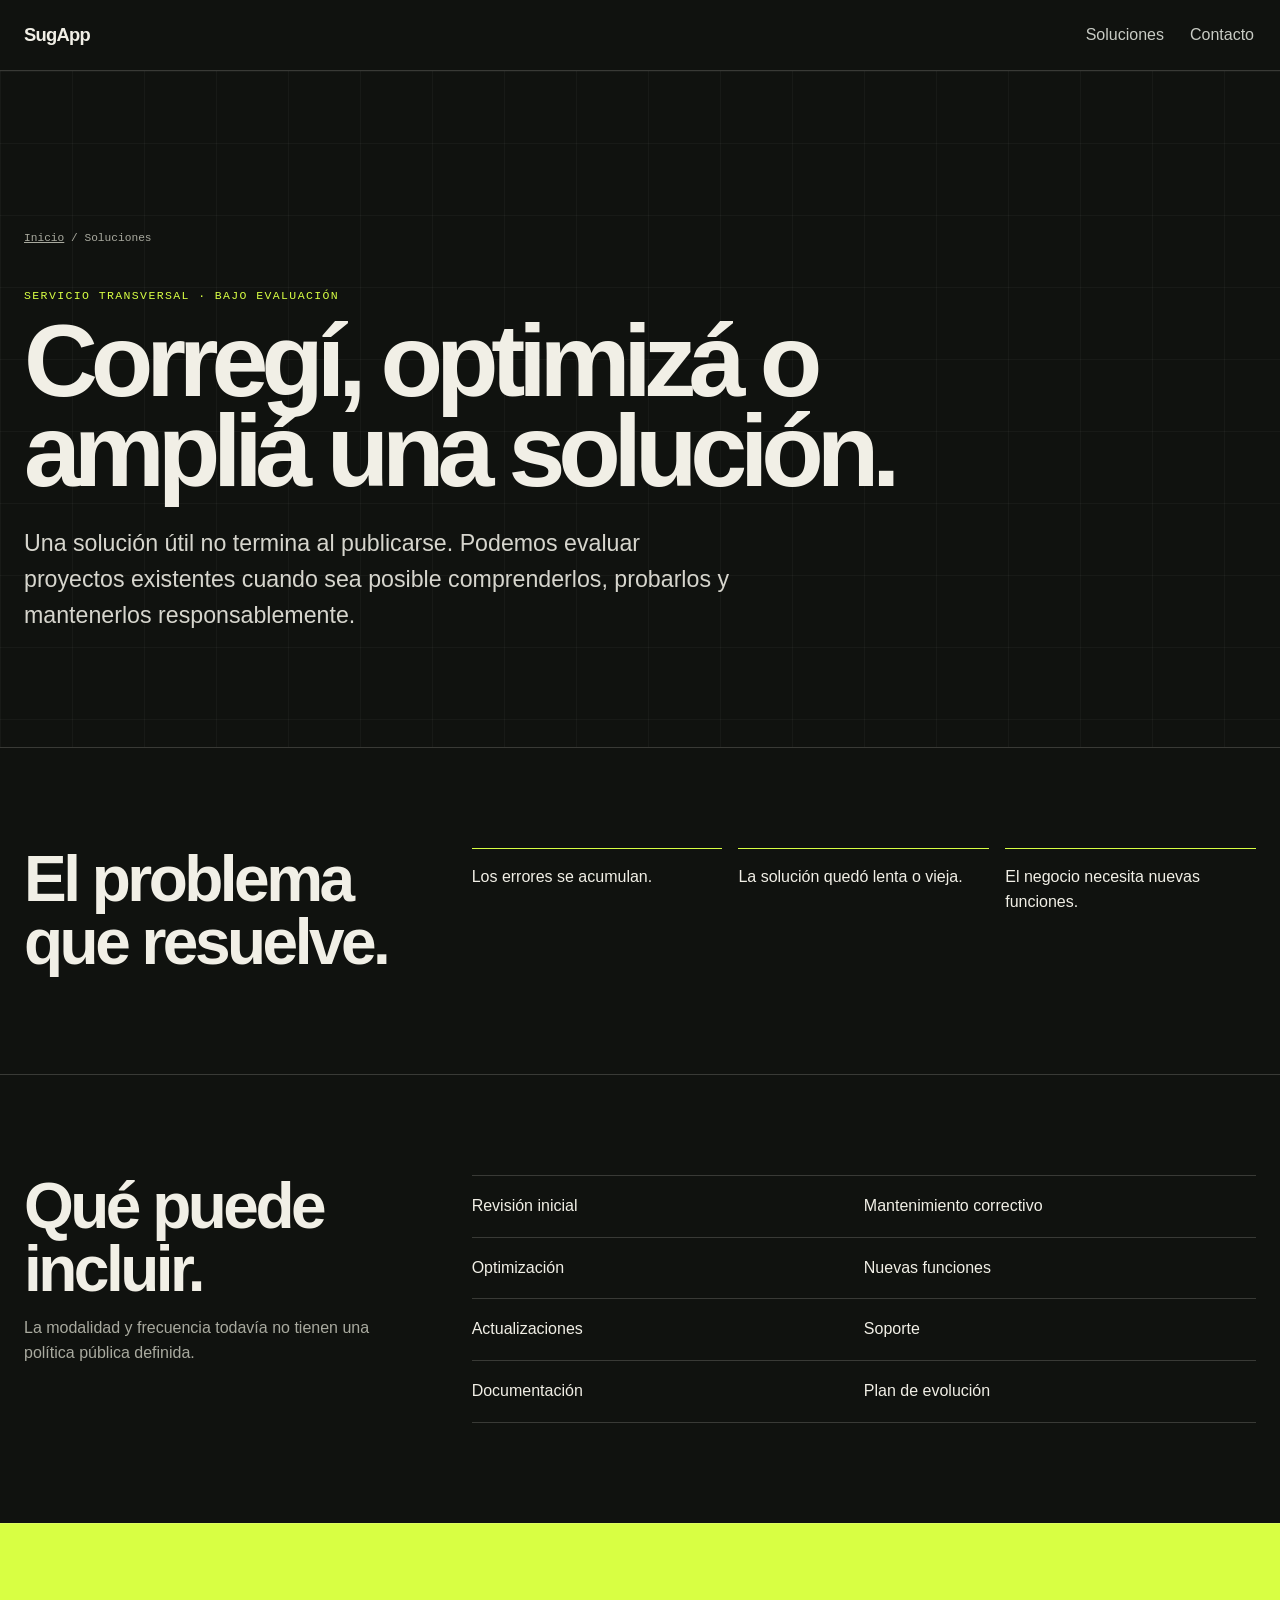
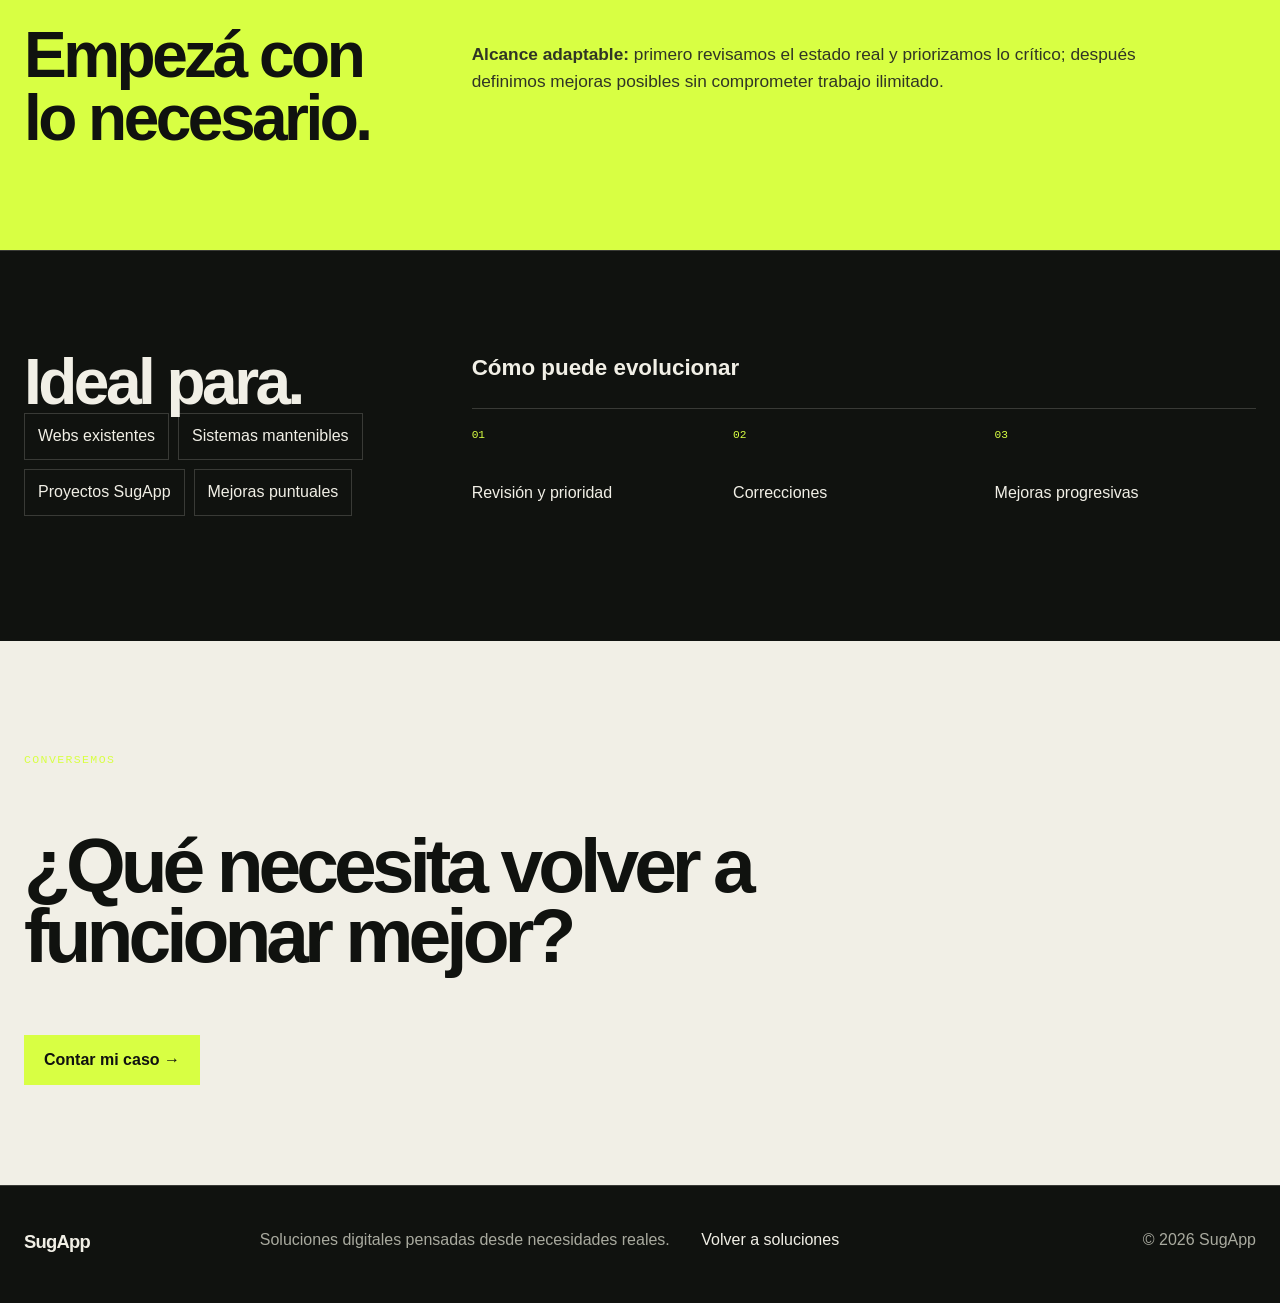
<file: soluciones/mantenimiento-evolucion.html>
<!doctype html><html lang="es-AR"><head><meta charset="utf-8"><meta name="viewport" content="width=device-width,initial-scale=1"><title>Mantenimiento y evolución — SugApp</title><meta name="description" content="Correcciones, optimización y evolución responsable para soluciones digitales existentes."><link rel="canonical" href="https://fmsuga.github.io/sugapp-landing/soluciones/mantenimiento-evolucion.html"><meta property="og:title" content="Mantenimiento y evolución — SugApp"><meta property="og:description" content="Corregí, optimizá o ampliá una solución sin dejarla quedar obsoleta."><meta property="og:type" content="website"><link rel="icon" href="../assets/favicon.svg"><link rel="stylesheet" href="../css/pages.css"><script type="module" src="../js/pages.js"></script></head><body><a class="skip-link" href="#contenido">Saltar al contenido</a><header class="site-header page-header"><div class="header-inner"><a class="wordmark" href="../index.html">SugApp</a><button class="menu-toggle" data-menu-toggle aria-expanded="false" aria-controls="main-nav"><span></span><span></span><span class="sr-only">Abrir menú</span></button><nav class="main-nav" id="main-nav" data-nav aria-label="Principal"><a href="../index.html#productos">Soluciones</a><a href="../index.html#contacto">Contacto</a></nav></div></header><main id="contenido"><section class="page-hero"><div class="shell"><p class="breadcrumbs"><a href="../index.html">Inicio</a> / Soluciones</p><p class="section-label">Servicio transversal · bajo evaluación</p><h1>Corregí, optimizá o ampliá una solución.</h1><p class="lead">Una solución útil no termina al publicarse. Podemos evaluar proyectos existentes cuando sea posible comprenderlos, probarlos y mantenerlos responsablemente.</p></div></section><section class="page-section"><div class="shell page-section-grid"><h2>El problema que resuelve.</h2><div class="page-problems"><div>Los errores se acumulan.</div><div>La solución quedó lenta o vieja.</div><div>El negocio necesita nuevas funciones.</div></div></div></section><section class="page-section"><div class="shell page-section-grid"><div><h2>Qué puede incluir.</h2><p>La modalidad y frecuencia todavía no tienen una política pública definida.</p></div><ul class="feature-list"><li>Revisión inicial</li><li>Mantenimiento correctivo</li><li>Optimización</li><li>Nuevas funciones</li><li>Actualizaciones</li><li>Soporte</li><li>Documentación</li><li>Plan de evolución</li></ul></div></section><section class="page-section page-adapt"><div class="shell page-section-grid"><h2>Empezá con lo necesario.</h2><p><strong>Alcance adaptable:</strong> primero revisamos el estado real y priorizamos lo crítico; después definimos mejoras posibles sin comprometer trabajo ilimitado.</p></div></section><section class="page-section"><div class="shell page-section-grid"><div><h2>Ideal para.</h2><div class="ideal-tags"><span>Webs existentes</span><span>Sistemas mantenibles</span><span>Proyectos SugApp</span><span>Mejoras puntuales</span></div></div><div><h3>Cómo puede evolucionar</h3><ol class="evolution"><li>Revisión y prioridad</li><li>Correcciones</li><li>Mejoras progresivas</li></ol></div></div></section><section class="page-cta"><div class="shell"><p class="section-label">Conversemos</p><h2>¿Qué necesita volver a funcionar mejor?</h2><a class="button" href="../index.html#contacto" data-contact-link="Mantenimiento y evolución">Contar mi caso →</a></div></section></main><footer><div class="shell footer-grid"><a class="wordmark" href="../index.html">SugApp</a><p>Soluciones digitales pensadas desde necesidades reales.</p><a href="../index.html#productos">Volver a soluciones</a><p>© <span data-year></span> SugApp</p></div></footer></body></html>
</file>
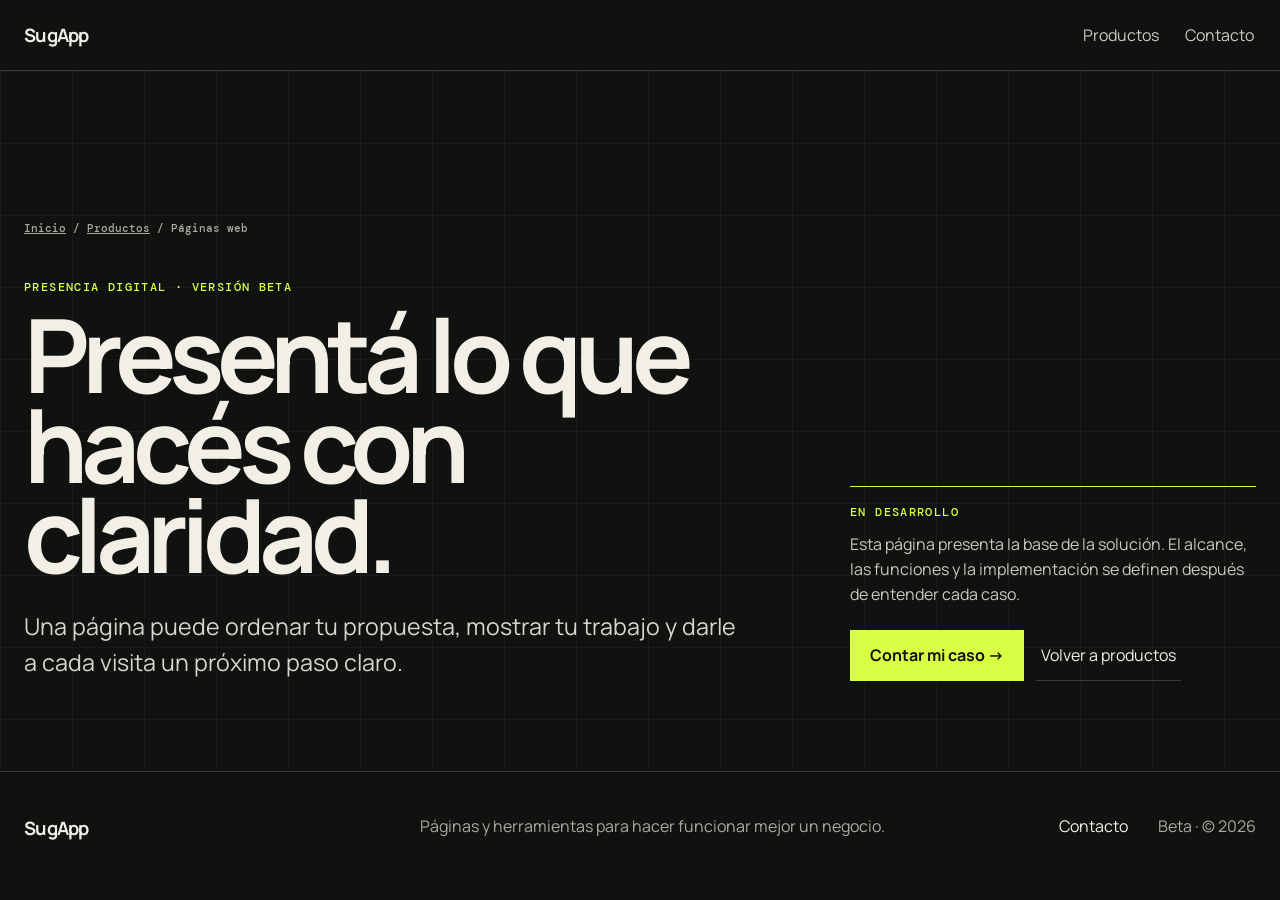
<file: soluciones/paginas-web.html>
<!doctype html>
<html lang="es-AR">
<head>
  <meta charset="utf-8">
  <meta name="viewport" content="width=device-width,initial-scale=1">
  <meta name="theme-color" content="#10120f">
  <title>Páginas web — SugApp</title>
  <meta name="description" content="Páginas web para presentar un negocio, mostrar su propuesta y convertir visitas en consultas.">
  <link rel="canonical" href="https://fmsuga.github.io/sugapp-landing/soluciones/paginas-web.html">
  <meta property="og:title" content="Páginas web — SugApp">
  <meta property="og:description" content="Páginas web para presentar un negocio, mostrar su propuesta y convertir visitas en consultas.">
  <meta property="og:type" content="website">
  <meta property="og:locale" content="es_AR">
  <meta property="og:url" content="https://fmsuga.github.io/sugapp-landing/soluciones/paginas-web.html">
  <link rel="icon" href="../assets/favicon.svg" type="image/svg+xml">
  <link rel="preconnect" href="https://fonts.googleapis.com">
  <link rel="preconnect" href="https://fonts.gstatic.com" crossorigin>
  <link href="https://fonts.googleapis.com/css2?family=DM+Mono:wght@400;500&family=Manrope:wght@400;500;600;700&display=swap" rel="stylesheet">
  <link rel="stylesheet" href="../css/pages.css">
  <script type="module" src="../js/pages.js"></script>
</head>
<body>
  <a class="skip-link" href="#contenido">Saltar al contenido</a>
  <header class="site-header page-header" data-header>
    <div class="header-inner">
      <a class="wordmark" href="../index.html#inicio" aria-label="SugApp, inicio">SugApp</a>
      <button class="menu-toggle" type="button" data-menu-toggle aria-expanded="false" aria-controls="main-nav"><span aria-hidden="true"></span><span aria-hidden="true"></span><span class="sr-only">Abrir menú</span></button>
      <nav class="main-nav" id="main-nav" data-nav aria-label="Navegación principal"><a href="../index.html#productos">Productos</a><a href="../index.html#contacto">Contacto</a></nav>
    </div>
  </header>
  <main id="contenido">
    <section class="page-hero page-placeholder" aria-labelledby="page-title">
      <div class="shell">
        <div>
          <nav class="breadcrumbs" aria-label="Migas de pan"><a href="../index.html#inicio">Inicio</a> / <a href="../index.html#productos">Productos</a> / <span aria-current="page">Páginas web</span></nav>
          <p class="section-label">Presencia digital · versión beta</p>
          <h1 id="page-title">Presentá lo que hacés con claridad.</h1>
          <p class="lead">Una página puede ordenar tu propuesta, mostrar tu trabajo y darle a cada visita un próximo paso claro.</p>
        </div>
        <aside class="beta-note" aria-label="Estado de esta solución">
          <strong>En desarrollo</strong>
          <p>Esta página presenta la base de la solución. El alcance, las funciones y la implementación se definen después de entender cada caso.</p>
          <div class="beta-actions"><a class="button" href="../index.html#contacto" data-contact-link="Páginas web">Contar mi caso →</a><a class="text-link" href="../index.html#productos">Volver a productos</a></div>
        </aside>
      </div>
    </section>
  </main>
  <footer class="page-placeholder-footer">
    <div class="shell footer-grid"><a class="wordmark" href="../index.html#inicio">SugApp</a><p>Páginas y herramientas para hacer funcionar mejor un negocio.</p><a href="../index.html#contacto" data-contact-link="Páginas web">Contacto</a><p>Beta · © <span data-year></span></p></div>
  </footer>
</body>
</html>
</file>
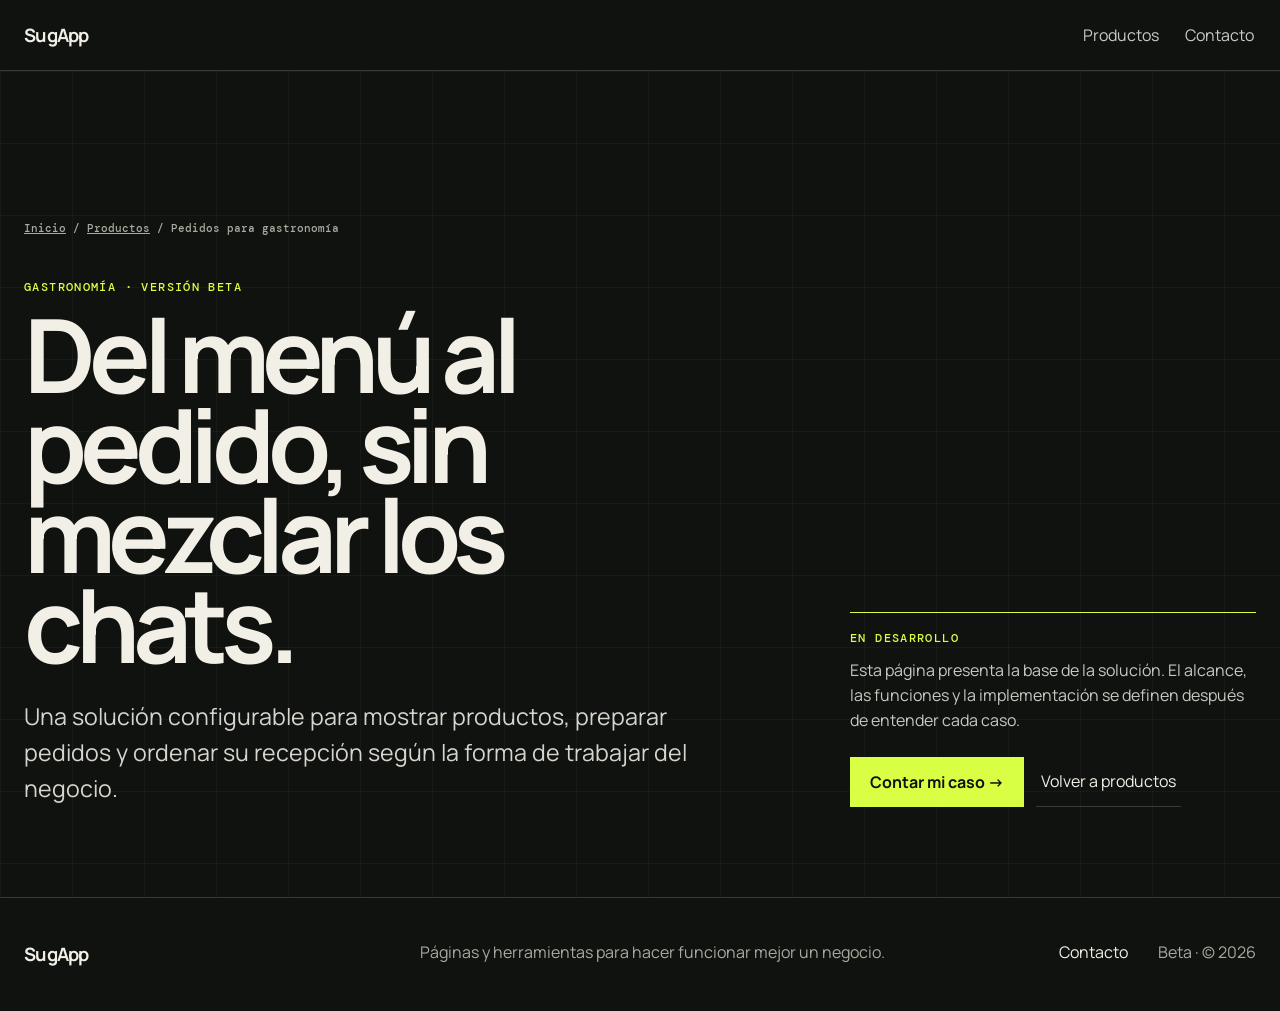
<file: soluciones/pedidos-gastronomia.html>
<!doctype html>
<html lang="es-AR">
<head>
  <meta charset="utf-8">
  <meta name="viewport" content="width=device-width,initial-scale=1">
  <meta name="theme-color" content="#10120f">
  <title>Pedidos para gastronomía — SugApp</title>
  <meta name="description" content="Menús digitales y herramientas para ordenar pedidos gastronómicos desde el celular.">
  <link rel="canonical" href="https://fmsuga.github.io/sugapp-landing/soluciones/pedidos-gastronomia.html">
  <meta property="og:title" content="Pedidos para gastronomía — SugApp">
  <meta property="og:description" content="Menús digitales y herramientas para ordenar pedidos gastronómicos desde el celular.">
  <meta property="og:type" content="website">
  <meta property="og:locale" content="es_AR">
  <meta property="og:url" content="https://fmsuga.github.io/sugapp-landing/soluciones/pedidos-gastronomia.html">
  <link rel="icon" href="../assets/favicon.svg" type="image/svg+xml">
  <link rel="preconnect" href="https://fonts.googleapis.com">
  <link rel="preconnect" href="https://fonts.gstatic.com" crossorigin>
  <link href="https://fonts.googleapis.com/css2?family=DM+Mono:wght@400;500&family=Manrope:wght@400;500;600;700&display=swap" rel="stylesheet">
  <link rel="stylesheet" href="../css/pages.css">
  <script type="module" src="../js/pages.js"></script>
</head>
<body>
  <a class="skip-link" href="#contenido">Saltar al contenido</a>
  <header class="site-header page-header" data-header>
    <div class="header-inner">
      <a class="wordmark" href="../index.html#inicio" aria-label="SugApp, inicio">SugApp</a>
      <button class="menu-toggle" type="button" data-menu-toggle aria-expanded="false" aria-controls="main-nav"><span aria-hidden="true"></span><span aria-hidden="true"></span><span class="sr-only">Abrir menú</span></button>
      <nav class="main-nav" id="main-nav" data-nav aria-label="Navegación principal"><a href="../index.html#productos">Productos</a><a href="../index.html#contacto">Contacto</a></nav>
    </div>
  </header>
  <main id="contenido">
    <section class="page-hero page-placeholder" aria-labelledby="page-title">
      <div class="shell">
        <div>
          <nav class="breadcrumbs" aria-label="Migas de pan"><a href="../index.html#inicio">Inicio</a> / <a href="../index.html#productos">Productos</a> / <span aria-current="page">Pedidos para gastronomía</span></nav>
          <p class="section-label">Gastronomía · versión beta</p>
          <h1 id="page-title">Del menú al pedido, sin mezclar los chats.</h1>
          <p class="lead">Una solución configurable para mostrar productos, preparar pedidos y ordenar su recepción según la forma de trabajar del negocio.</p>
        </div>
        <aside class="beta-note" aria-label="Estado de esta solución">
          <strong>En desarrollo</strong>
          <p>Esta página presenta la base de la solución. El alcance, las funciones y la implementación se definen después de entender cada caso.</p>
          <div class="beta-actions"><a class="button" href="../index.html#contacto" data-contact-link="Pedidos para gastronomía">Contar mi caso →</a><a class="text-link" href="../index.html#productos">Volver a productos</a></div>
        </aside>
      </div>
    </section>
  </main>
  <footer class="page-placeholder-footer">
    <div class="shell footer-grid"><a class="wordmark" href="../index.html#inicio">SugApp</a><p>Páginas y herramientas para hacer funcionar mejor un negocio.</p><a href="../index.html#contacto" data-contact-link="Pedidos para gastronomía">Contacto</a><p>Beta · © <span data-year></span></p></div>
  </footer>
</body>
</html>
</file>
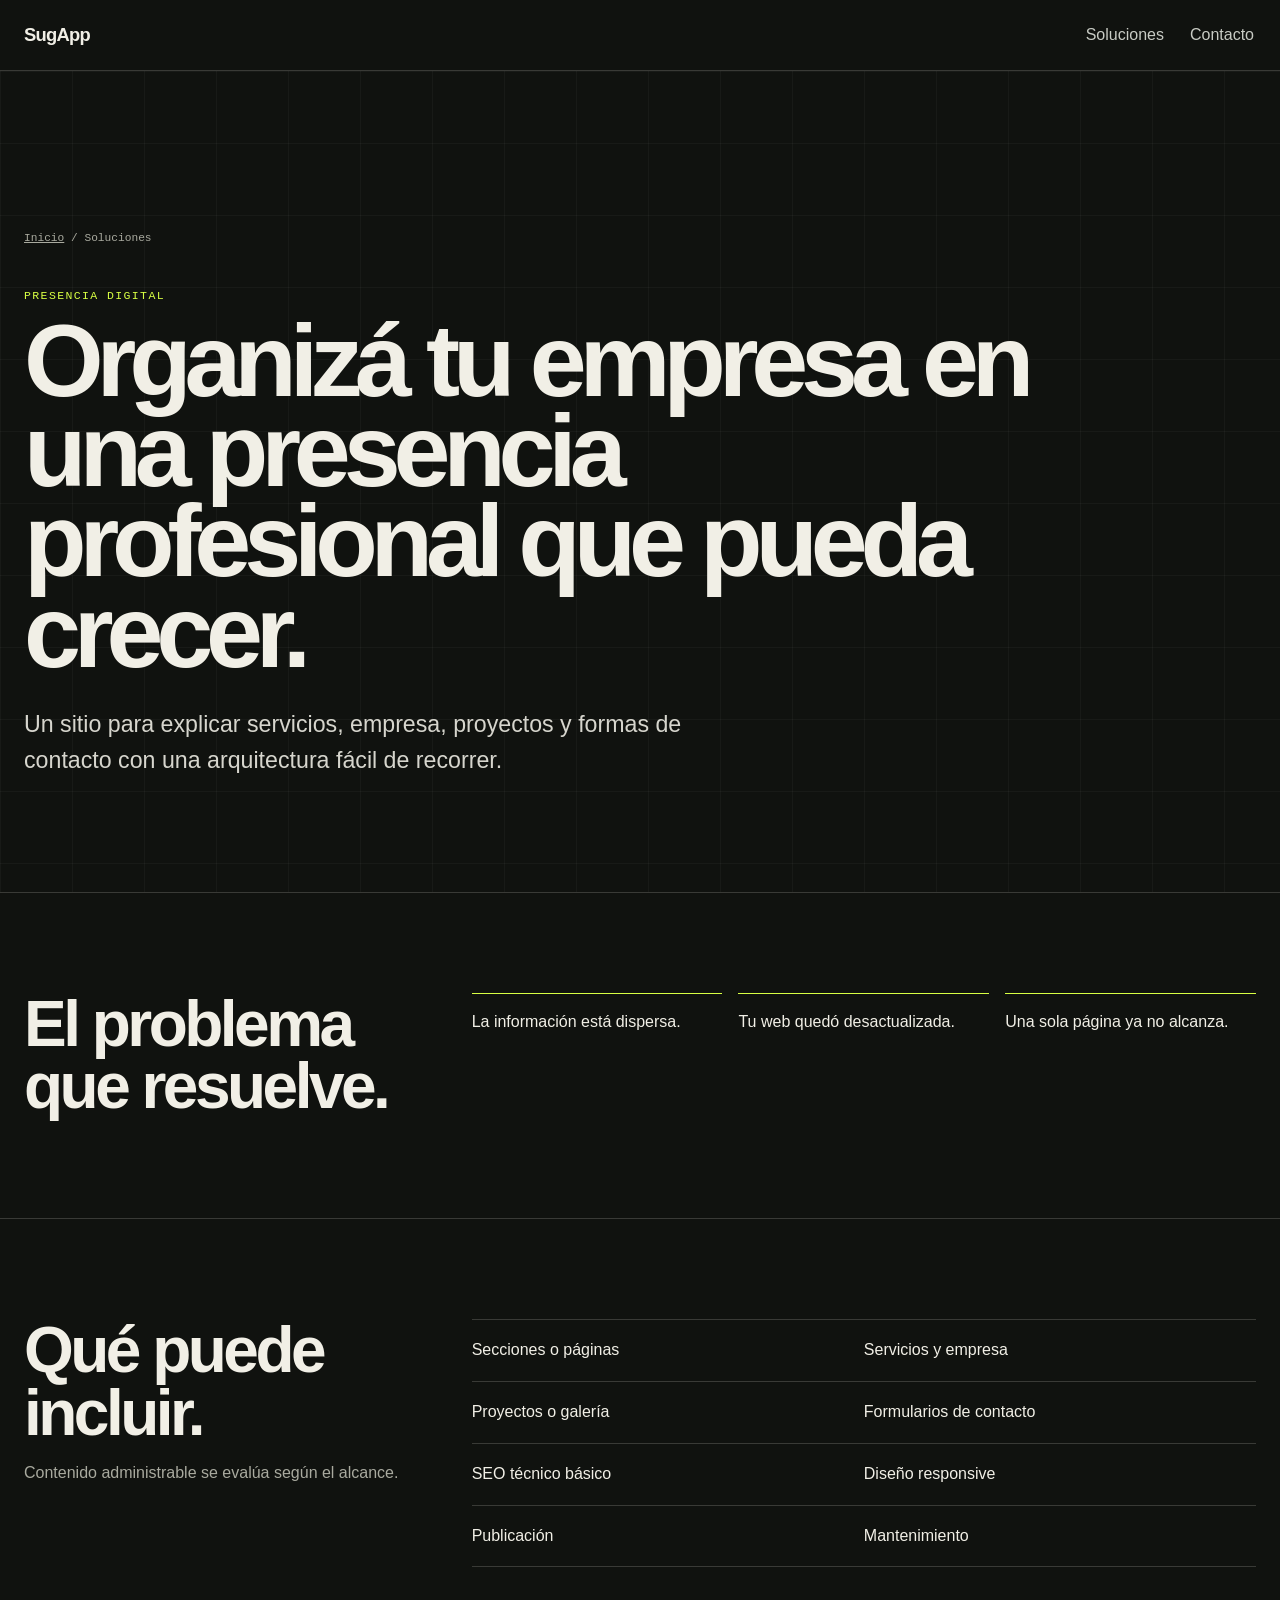
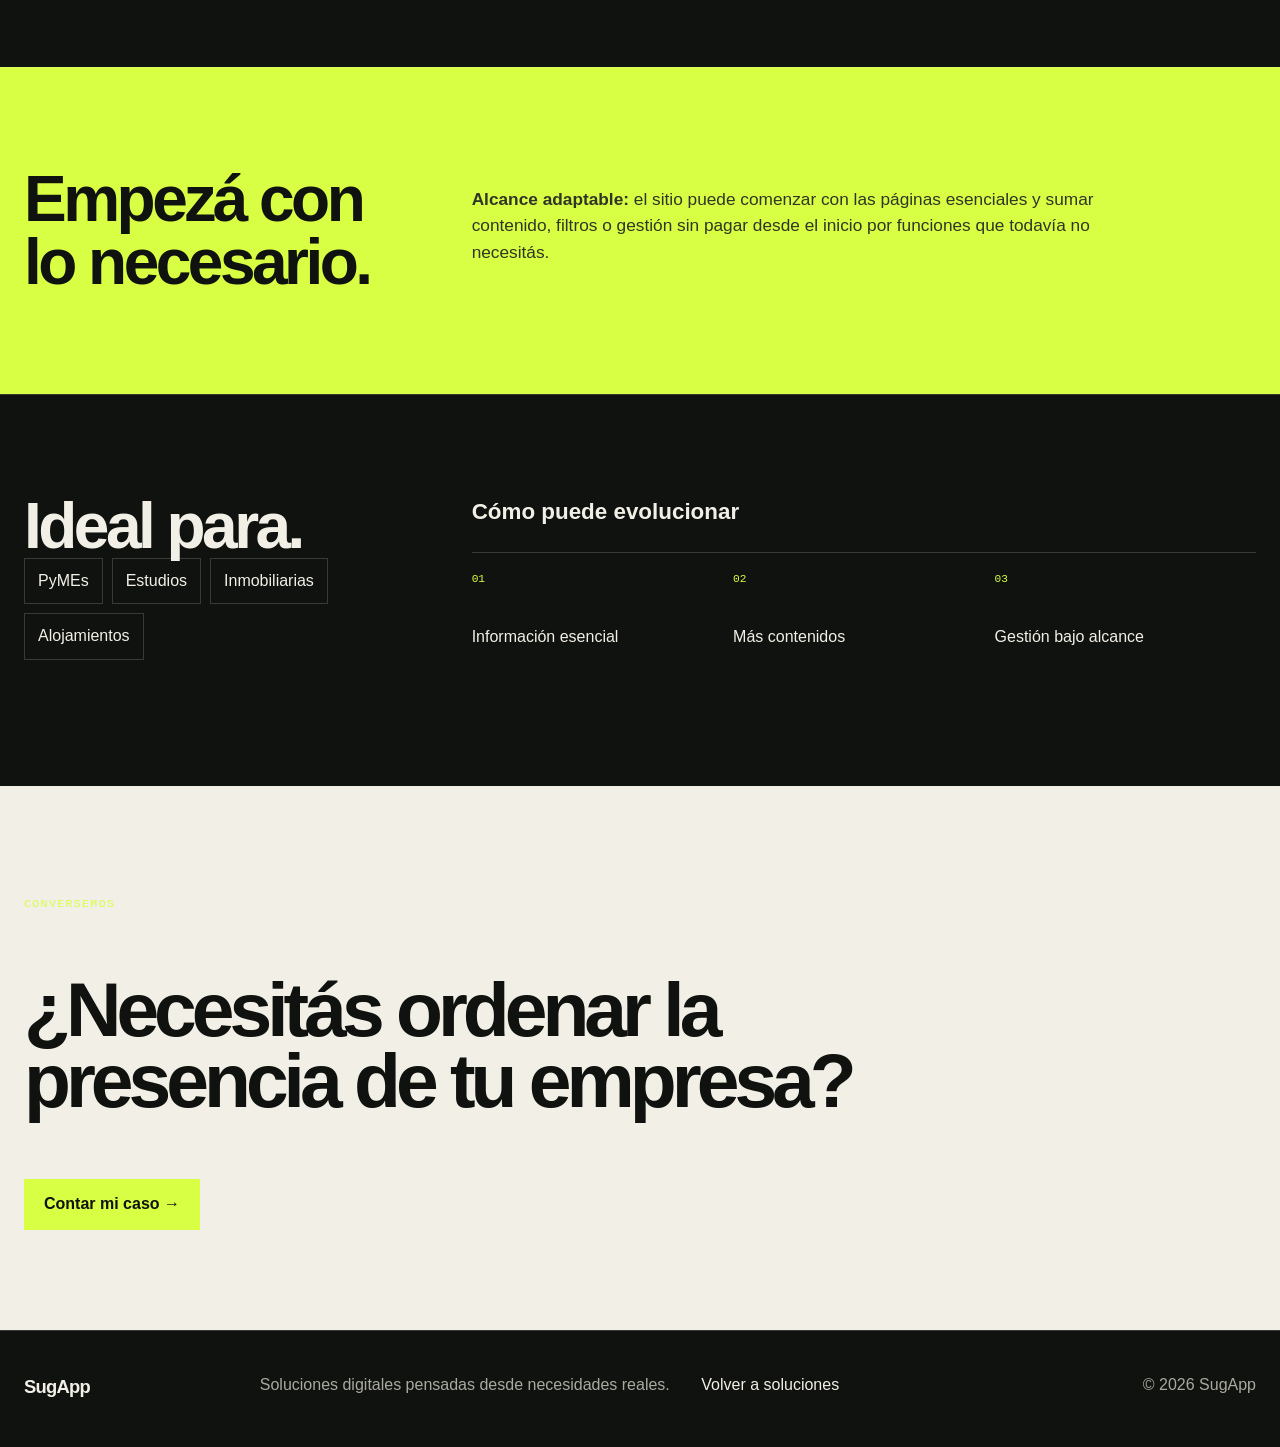
<file: soluciones/sitio-institucional.html>
<!doctype html><html lang="es-AR"><head><meta charset="utf-8"><meta name="viewport" content="width=device-width,initial-scale=1"><title>Sitio institucional — SugApp</title><meta name="description" content="Un sitio institucional profesional para organizar la información de tu empresa y crecer."><link rel="canonical" href="https://fmsuga.github.io/sugapp-landing/soluciones/sitio-institucional.html"><meta property="og:title" content="Sitio institucional — SugApp"><meta property="og:description" content="Organizá la información de tu empresa en una presencia profesional."><meta property="og:type" content="website"><link rel="icon" href="../assets/favicon.svg"><link rel="stylesheet" href="../css/pages.css"><script type="module" src="../js/pages.js"></script></head><body><a class="skip-link" href="#contenido">Saltar al contenido</a><header class="site-header page-header"><div class="header-inner"><a class="wordmark" href="../index.html">SugApp</a><button class="menu-toggle" data-menu-toggle aria-expanded="false" aria-controls="main-nav"><span></span><span></span><span class="sr-only">Abrir menú</span></button><nav class="main-nav" id="main-nav" data-nav aria-label="Principal"><a href="../index.html#productos">Soluciones</a><a href="../index.html#contacto">Contacto</a></nav></div></header><main id="contenido"><section class="page-hero"><div class="shell"><p class="breadcrumbs"><a href="../index.html">Inicio</a> / Soluciones</p><p class="section-label">Presencia digital</p><h1>Organizá tu empresa en una presencia profesional que pueda crecer.</h1><p class="lead">Un sitio para explicar servicios, empresa, proyectos y formas de contacto con una arquitectura fácil de recorrer.</p></div></section><section class="page-section"><div class="shell page-section-grid"><h2>El problema que resuelve.</h2><div class="page-problems"><div>La información está dispersa.</div><div>Tu web quedó desactualizada.</div><div>Una sola página ya no alcanza.</div></div></div></section><section class="page-section"><div class="shell page-section-grid"><div><h2>Qué puede incluir.</h2><p>Contenido administrable se evalúa según el alcance.</p></div><ul class="feature-list"><li>Secciones o páginas</li><li>Servicios y empresa</li><li>Proyectos o galería</li><li>Formularios de contacto</li><li>SEO técnico básico</li><li>Diseño responsive</li><li>Publicación</li><li>Mantenimiento</li></ul></div></section><section class="page-section page-adapt"><div class="shell page-section-grid"><h2>Empezá con lo necesario.</h2><p><strong>Alcance adaptable:</strong> el sitio puede comenzar con las páginas esenciales y sumar contenido, filtros o gestión sin pagar desde el inicio por funciones que todavía no necesitás.</p></div></section><section class="page-section"><div class="shell page-section-grid"><div><h2>Ideal para.</h2><div class="ideal-tags"><span>PyMEs</span><span>Estudios</span><span>Inmobiliarias</span><span>Alojamientos</span></div></div><div><h3>Cómo puede evolucionar</h3><ol class="evolution"><li>Información esencial</li><li>Más contenidos</li><li>Gestión bajo alcance</li></ol></div></div></section><section class="page-cta"><div class="shell"><p class="section-label">Conversemos</p><h2>¿Necesitás ordenar la presencia de tu empresa?</h2><a class="button" href="../index.html#contacto" data-contact-link="Sitio institucional">Contar mi caso →</a></div></section></main><footer><div class="shell footer-grid"><a class="wordmark" href="../index.html">SugApp</a><p>Soluciones digitales pensadas desde necesidades reales.</p><a href="../index.html#productos">Volver a soluciones</a><p>© <span data-year></span> SugApp</p></div></footer></body></html>
</file>
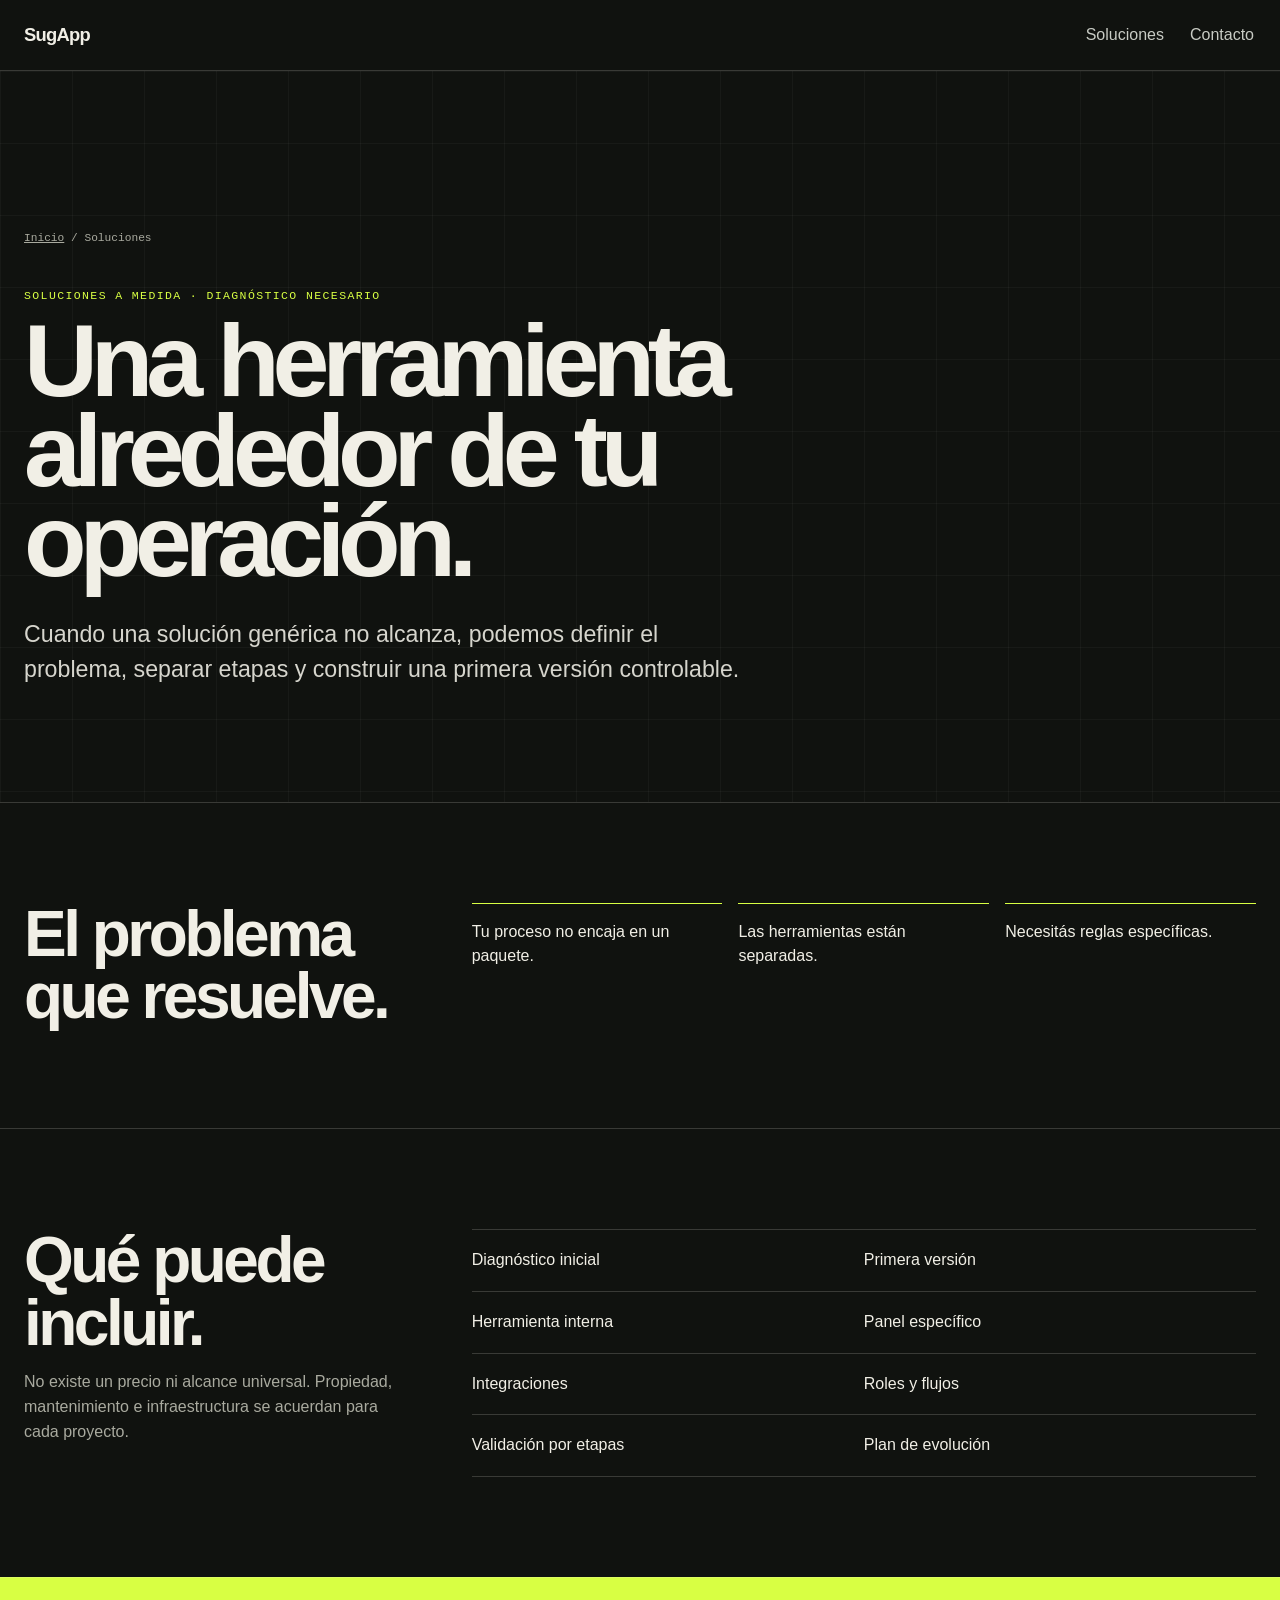
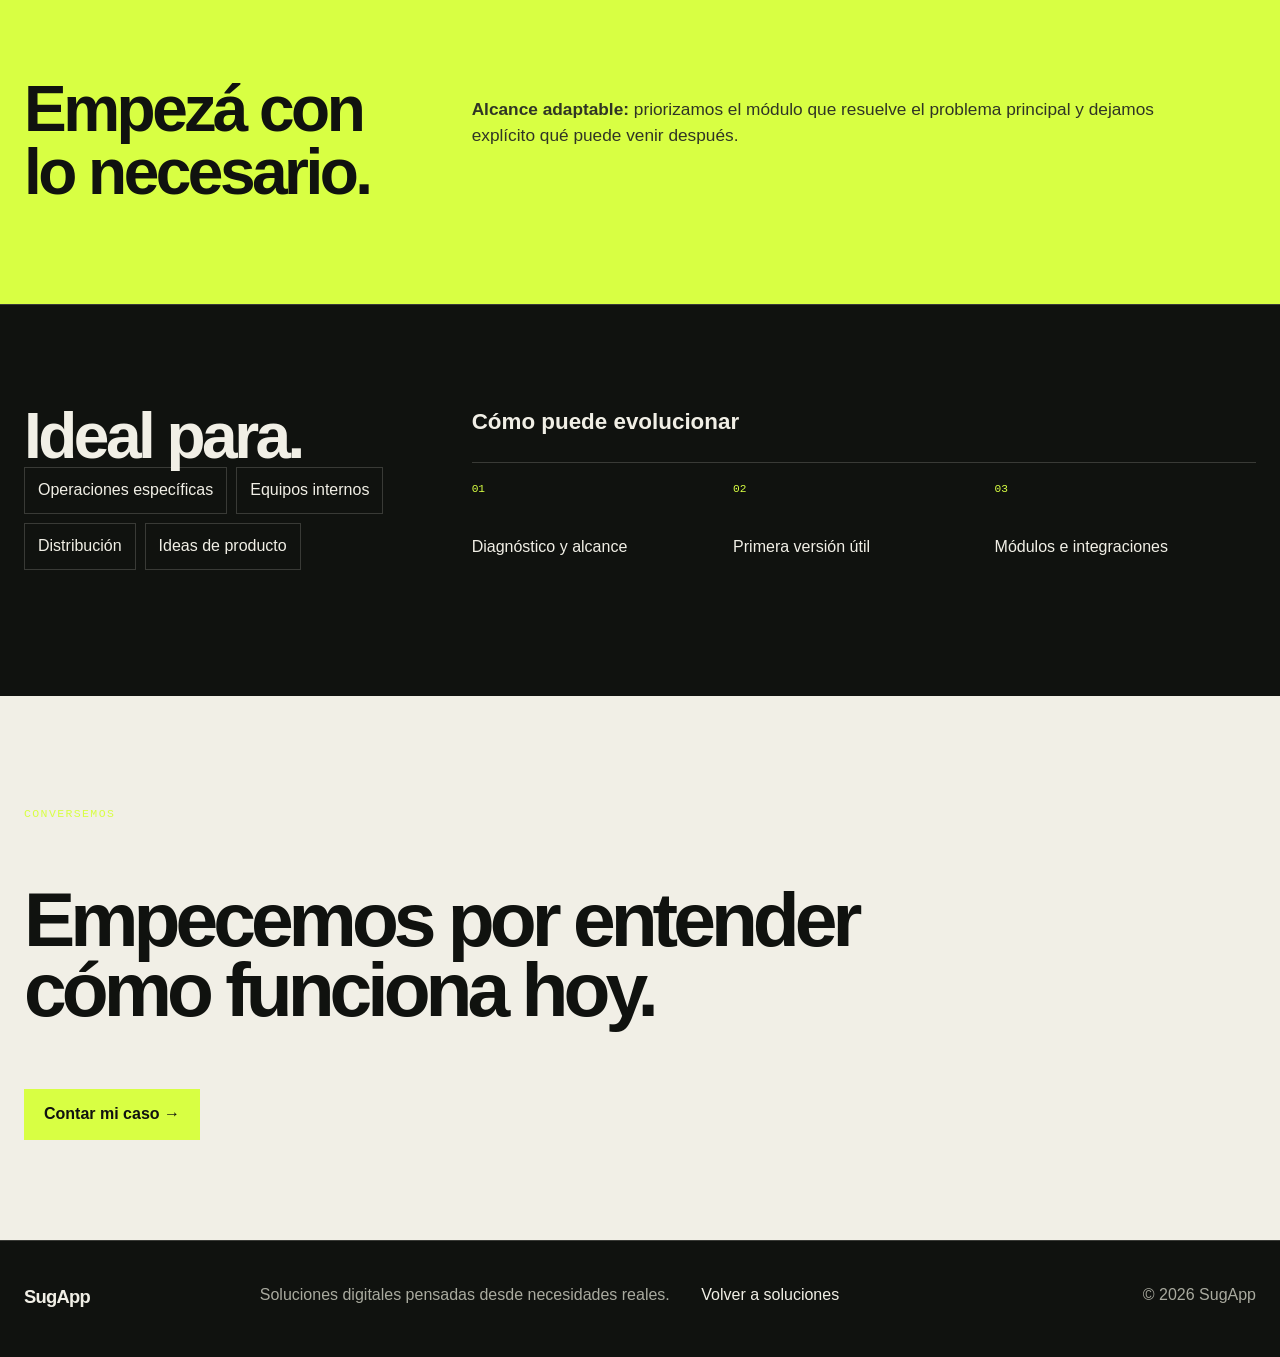
<file: soluciones/software-a-medida.html>
<!doctype html><html lang="es-AR"><head><meta charset="utf-8"><meta name="viewport" content="width=device-width,initial-scale=1"><title>Software a medida — SugApp</title><meta name="description" content="Una herramienta diseñada alrededor de tu operación cuando una solución genérica no alcanza."><link rel="canonical" href="https://fmsuga.github.io/sugapp-landing/soluciones/software-a-medida.html"><meta property="og:title" content="Software a medida — SugApp"><meta property="og:description" content="Diseñá una herramienta alrededor de la forma real de trabajar."><meta property="og:type" content="website"><link rel="icon" href="../assets/favicon.svg"><link rel="stylesheet" href="../css/pages.css"><script type="module" src="../js/pages.js"></script></head><body><a class="skip-link" href="#contenido">Saltar al contenido</a><header class="site-header page-header"><div class="header-inner"><a class="wordmark" href="../index.html">SugApp</a><button class="menu-toggle" data-menu-toggle aria-expanded="false" aria-controls="main-nav"><span></span><span></span><span class="sr-only">Abrir menú</span></button><nav class="main-nav" id="main-nav" data-nav aria-label="Principal"><a href="../index.html#productos">Soluciones</a><a href="../index.html#contacto">Contacto</a></nav></div></header><main id="contenido"><section class="page-hero"><div class="shell"><p class="breadcrumbs"><a href="../index.html">Inicio</a> / Soluciones</p><p class="section-label">Soluciones a medida · diagnóstico necesario</p><h1>Una herramienta alrededor de tu operación.</h1><p class="lead">Cuando una solución genérica no alcanza, podemos definir el problema, separar etapas y construir una primera versión controlable.</p></div></section><section class="page-section"><div class="shell page-section-grid"><h2>El problema que resuelve.</h2><div class="page-problems"><div>Tu proceso no encaja en un paquete.</div><div>Las herramientas están separadas.</div><div>Necesitás reglas específicas.</div></div></div></section><section class="page-section"><div class="shell page-section-grid"><div><h2>Qué puede incluir.</h2><p>No existe un precio ni alcance universal. Propiedad, mantenimiento e infraestructura se acuerdan para cada proyecto.</p></div><ul class="feature-list"><li>Diagnóstico inicial</li><li>Primera versión</li><li>Herramienta interna</li><li>Panel específico</li><li>Integraciones</li><li>Roles y flujos</li><li>Validación por etapas</li><li>Plan de evolución</li></ul></div></section><section class="page-section page-adapt"><div class="shell page-section-grid"><h2>Empezá con lo necesario.</h2><p><strong>Alcance adaptable:</strong> priorizamos el módulo que resuelve el problema principal y dejamos explícito qué puede venir después.</p></div></section><section class="page-section"><div class="shell page-section-grid"><div><h2>Ideal para.</h2><div class="ideal-tags"><span>Operaciones específicas</span><span>Equipos internos</span><span>Distribución</span><span>Ideas de producto</span></div></div><div><h3>Cómo puede evolucionar</h3><ol class="evolution"><li>Diagnóstico y alcance</li><li>Primera versión útil</li><li>Módulos e integraciones</li></ol></div></div></section><section class="page-cta"><div class="shell"><p class="section-label">Conversemos</p><h2>Empecemos por entender cómo funciona hoy.</h2><a class="button" href="../index.html#contacto" data-contact-link="Software a medida">Contar mi caso →</a></div></section></main><footer><div class="shell footer-grid"><a class="wordmark" href="../index.html">SugApp</a><p>Soluciones digitales pensadas desde necesidades reales.</p><a href="../index.html#productos">Volver a soluciones</a><p>© <span data-year></span> SugApp</p></div></footer></body></html>
</file>
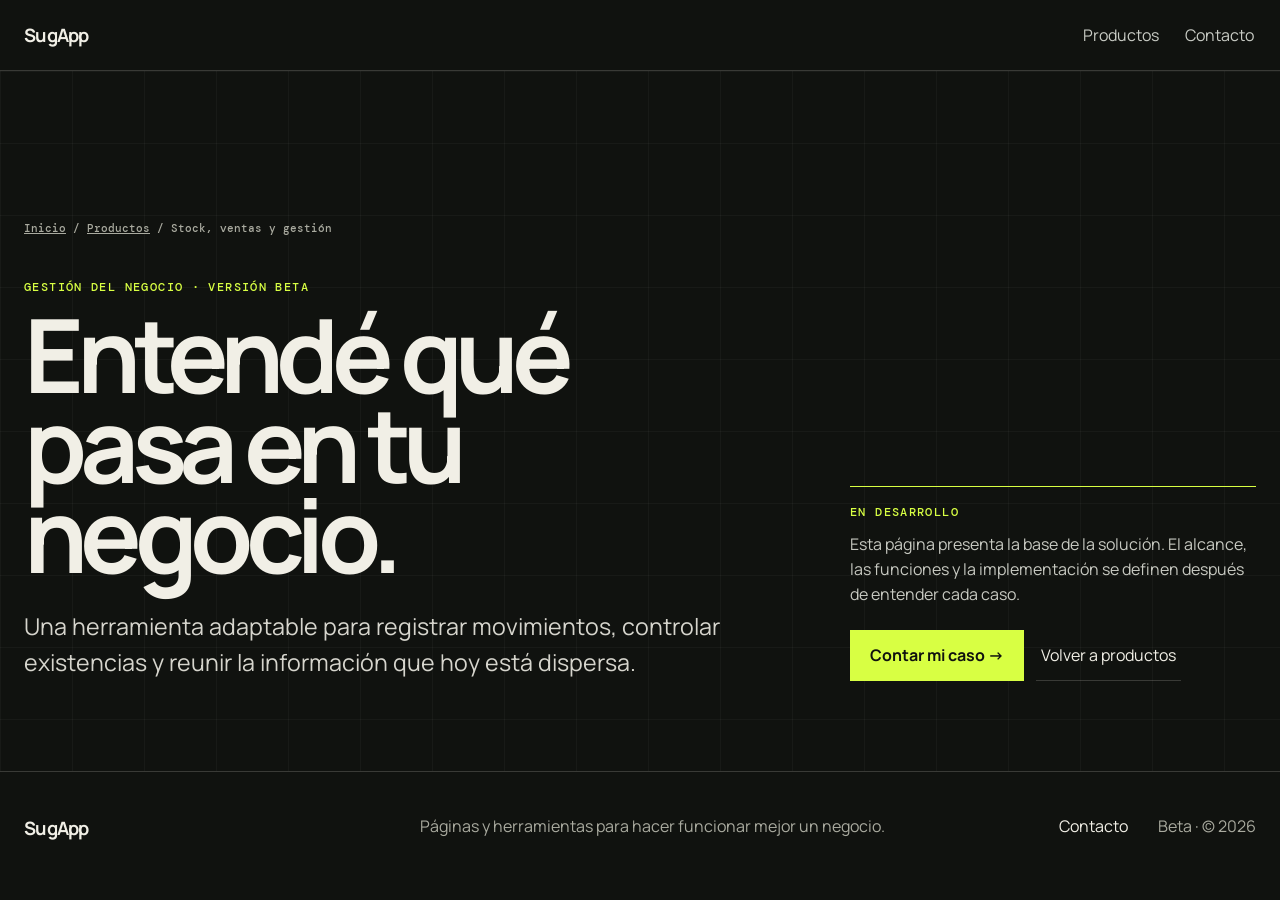
<file: soluciones/stock-ventas-gestion.html>
<!doctype html>
<html lang="es-AR">
<head>
  <meta charset="utf-8">
  <meta name="viewport" content="width=device-width,initial-scale=1">
  <meta name="theme-color" content="#10120f">
  <title>Stock, ventas y gestión — SugApp</title>
  <meta name="description" content="Herramientas para ordenar stock, ventas, gastos y movimientos cotidianos de un negocio.">
  <link rel="canonical" href="https://fmsuga.github.io/sugapp-landing/soluciones/stock-ventas-gestion.html">
  <meta property="og:title" content="Stock, ventas y gestión — SugApp">
  <meta property="og:description" content="Herramientas para ordenar stock, ventas, gastos y movimientos cotidianos de un negocio.">
  <meta property="og:type" content="website">
  <meta property="og:locale" content="es_AR">
  <meta property="og:url" content="https://fmsuga.github.io/sugapp-landing/soluciones/stock-ventas-gestion.html">
  <link rel="icon" href="../assets/favicon.svg" type="image/svg+xml">
  <link rel="preconnect" href="https://fonts.googleapis.com">
  <link rel="preconnect" href="https://fonts.gstatic.com" crossorigin>
  <link href="https://fonts.googleapis.com/css2?family=DM+Mono:wght@400;500&family=Manrope:wght@400;500;600;700&display=swap" rel="stylesheet">
  <link rel="stylesheet" href="../css/pages.css">
  <script type="module" src="../js/pages.js"></script>
</head>
<body>
  <a class="skip-link" href="#contenido">Saltar al contenido</a>
  <header class="site-header page-header" data-header>
    <div class="header-inner">
      <a class="wordmark" href="../index.html#inicio" aria-label="SugApp, inicio">SugApp</a>
      <button class="menu-toggle" type="button" data-menu-toggle aria-expanded="false" aria-controls="main-nav"><span aria-hidden="true"></span><span aria-hidden="true"></span><span class="sr-only">Abrir menú</span></button>
      <nav class="main-nav" id="main-nav" data-nav aria-label="Navegación principal"><a href="../index.html#productos">Productos</a><a href="../index.html#contacto">Contacto</a></nav>
    </div>
  </header>
  <main id="contenido">
    <section class="page-hero page-placeholder" aria-labelledby="page-title">
      <div class="shell">
        <div>
          <nav class="breadcrumbs" aria-label="Migas de pan"><a href="../index.html#inicio">Inicio</a> / <a href="../index.html#productos">Productos</a> / <span aria-current="page">Stock, ventas y gestión</span></nav>
          <p class="section-label">Gestión del negocio · versión beta</p>
          <h1 id="page-title">Entendé qué pasa en tu negocio.</h1>
          <p class="lead">Una herramienta adaptable para registrar movimientos, controlar existencias y reunir la información que hoy está dispersa.</p>
        </div>
        <aside class="beta-note" aria-label="Estado de esta solución">
          <strong>En desarrollo</strong>
          <p>Esta página presenta la base de la solución. El alcance, las funciones y la implementación se definen después de entender cada caso.</p>
          <div class="beta-actions"><a class="button" href="../index.html#contacto" data-contact-link="Stock, ventas y gestión">Contar mi caso →</a><a class="text-link" href="../index.html#productos">Volver a productos</a></div>
        </aside>
      </div>
    </section>
  </main>
  <footer class="page-placeholder-footer">
    <div class="shell footer-grid"><a class="wordmark" href="../index.html#inicio">SugApp</a><p>Páginas y herramientas para hacer funcionar mejor un negocio.</p><a href="../index.html#contacto" data-contact-link="Stock, ventas y gestión">Contacto</a><p>Beta · © <span data-year></span></p></div>
  </footer>
</body>
</html>
</file>
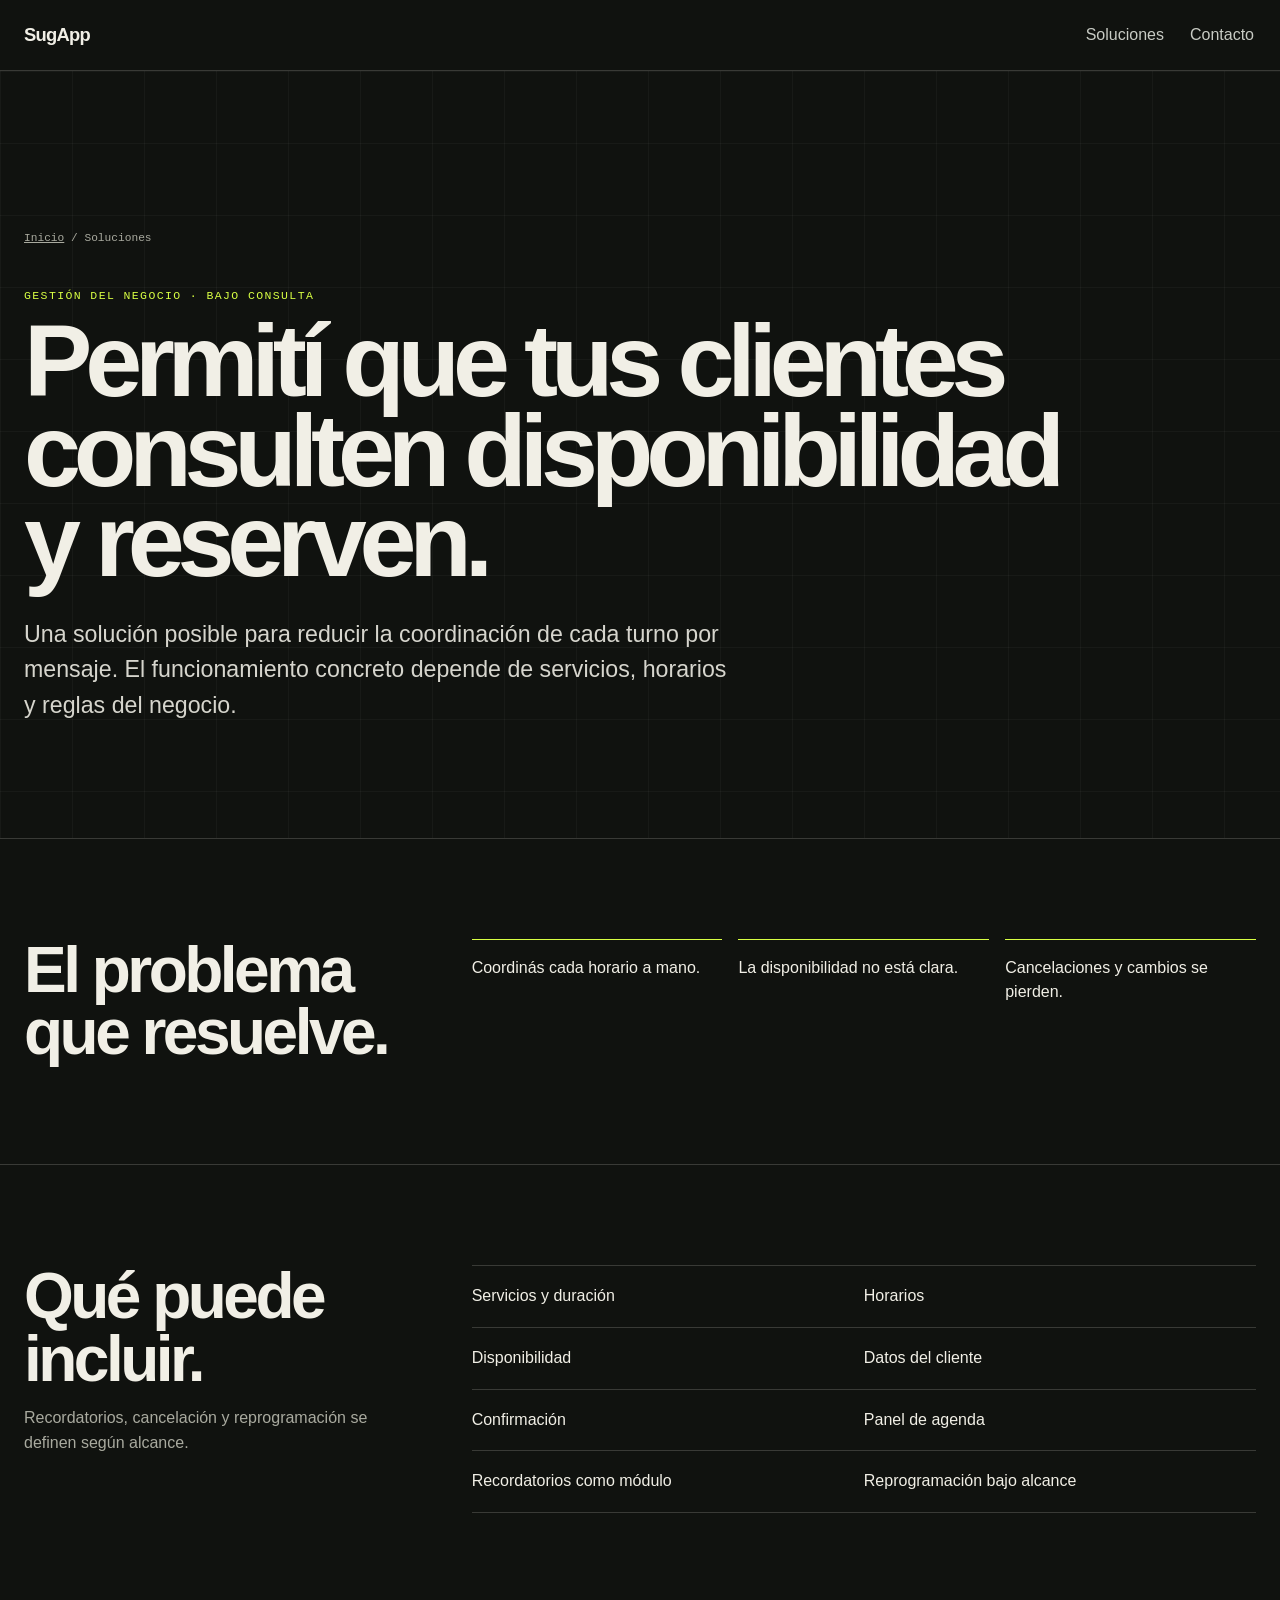
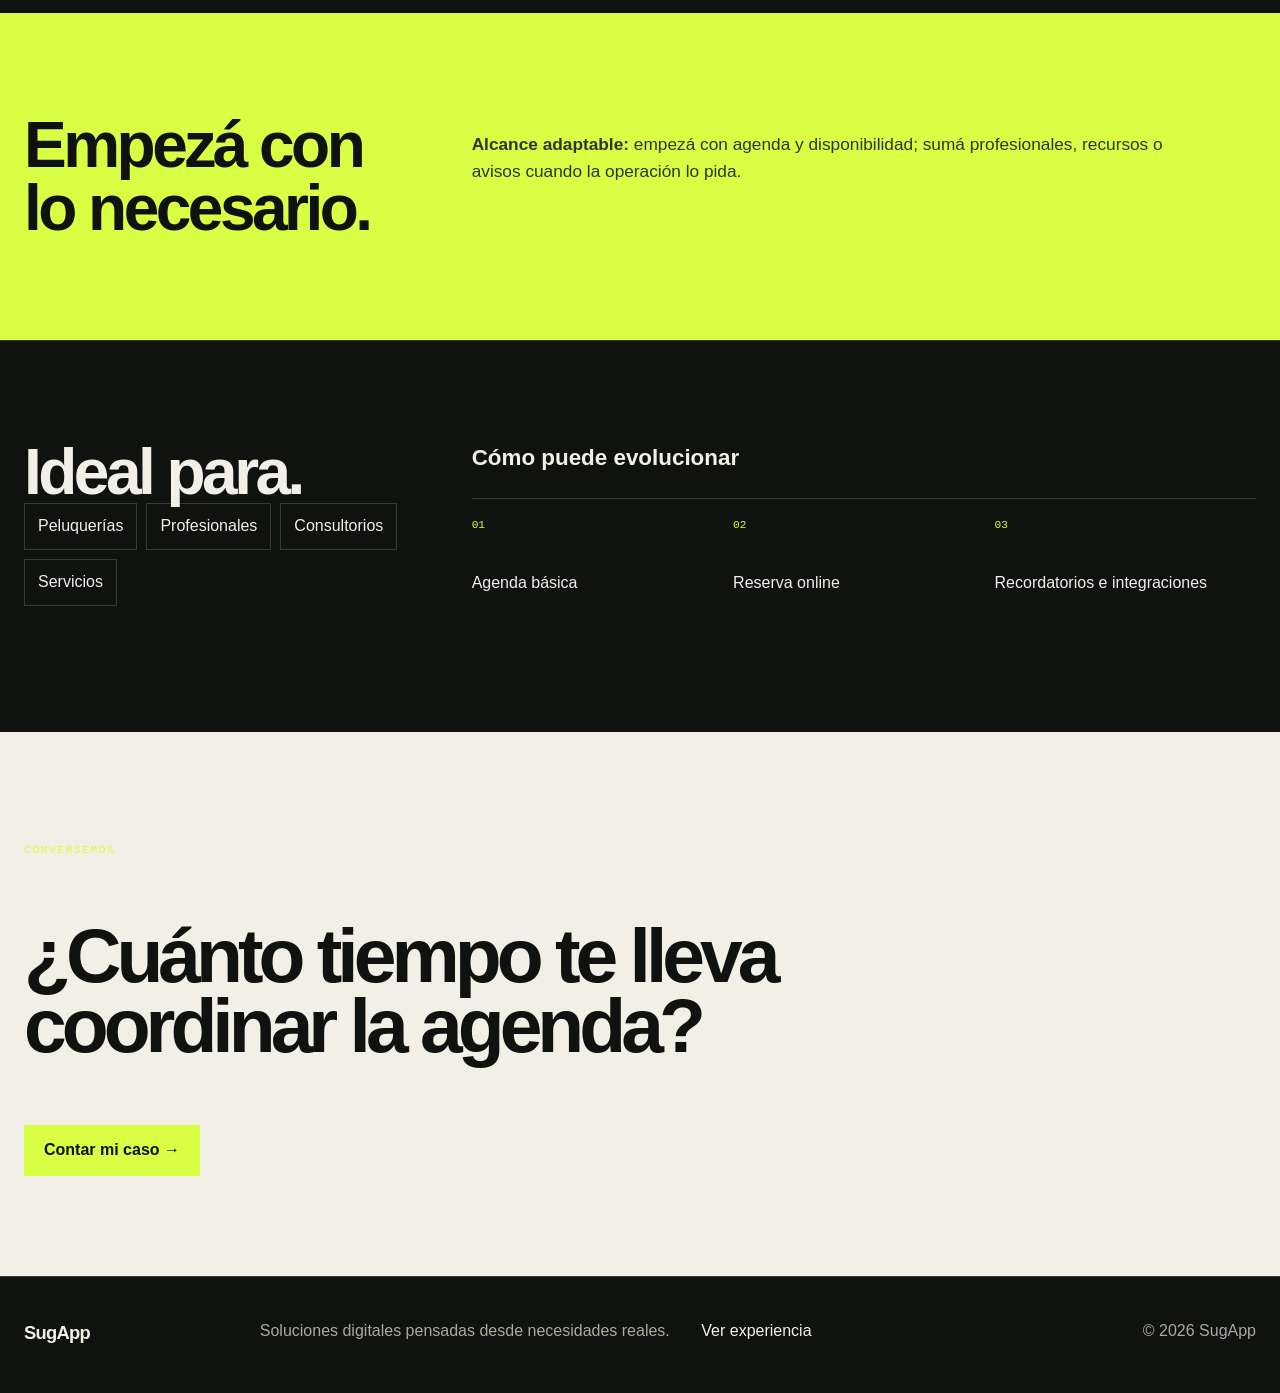
<file: soluciones/turnos-reservas.html>
<!doctype html><html lang="es-AR"><head><meta charset="utf-8"><meta name="viewport" content="width=device-width,initial-scale=1"><title>Turnos y reservas — SugApp</title><meta name="description" content="Una solución de turnos y reservas para consultar disponibilidad sin coordinar todo manualmente."><link rel="canonical" href="https://fmsuga.github.io/sugapp-landing/soluciones/turnos-reservas.html"><meta property="og:title" content="Turnos y reservas — SugApp"><meta property="og:description" content="Disponibilidad y reservas con menos coordinación manual."><meta property="og:type" content="website"><link rel="icon" href="../assets/favicon.svg"><link rel="stylesheet" href="../css/pages.css"><script type="module" src="../js/pages.js"></script></head><body><a class="skip-link" href="#contenido">Saltar al contenido</a><header class="site-header page-header"><div class="header-inner"><a class="wordmark" href="../index.html">SugApp</a><button class="menu-toggle" data-menu-toggle aria-expanded="false" aria-controls="main-nav"><span></span><span></span><span class="sr-only">Abrir menú</span></button><nav class="main-nav" id="main-nav" data-nav aria-label="Principal"><a href="../index.html#productos">Soluciones</a><a href="../index.html#contacto">Contacto</a></nav></div></header><main id="contenido"><section class="page-hero"><div class="shell"><p class="breadcrumbs"><a href="../index.html">Inicio</a> / Soluciones</p><p class="section-label">Gestión del negocio · bajo consulta</p><h1>Permití que tus clientes consulten disponibilidad y reserven.</h1><p class="lead">Una solución posible para reducir la coordinación de cada turno por mensaje. El funcionamiento concreto depende de servicios, horarios y reglas del negocio.</p></div></section><section class="page-section"><div class="shell page-section-grid"><h2>El problema que resuelve.</h2><div class="page-problems"><div>Coordinás cada horario a mano.</div><div>La disponibilidad no está clara.</div><div>Cancelaciones y cambios se pierden.</div></div></div></section><section class="page-section"><div class="shell page-section-grid"><div><h2>Qué puede incluir.</h2><p>Recordatorios, cancelación y reprogramación se definen según alcance.</p></div><ul class="feature-list"><li>Servicios y duración</li><li>Horarios</li><li>Disponibilidad</li><li>Datos del cliente</li><li>Confirmación</li><li>Panel de agenda</li><li>Recordatorios como módulo</li><li>Reprogramación bajo alcance</li></ul></div></section><section class="page-section page-adapt"><div class="shell page-section-grid"><h2>Empezá con lo necesario.</h2><p><strong>Alcance adaptable:</strong> empezá con agenda y disponibilidad; sumá profesionales, recursos o avisos cuando la operación lo pida.</p></div></section><section class="page-section"><div class="shell page-section-grid"><div><h2>Ideal para.</h2><div class="ideal-tags"><span>Peluquerías</span><span>Profesionales</span><span>Consultorios</span><span>Servicios</span></div></div><div><h3>Cómo puede evolucionar</h3><ol class="evolution"><li>Agenda básica</li><li>Reserva online</li><li>Recordatorios e integraciones</li></ol></div></div></section><section class="page-cta"><div class="shell"><p class="section-label">Conversemos</p><h2>¿Cuánto tiempo te lleva coordinar la agenda?</h2><a class="button" href="../index.html#contacto" data-contact-link="Turnos y reservas">Contar mi caso →</a></div></section></main><footer><div class="shell footer-grid"><a class="wordmark" href="../index.html">SugApp</a><p>Soluciones digitales pensadas desde necesidades reales.</p><a href="../index.html#productos">Ver experiencia</a><p>© <span data-year></span> SugApp</p></div></footer></body></html>
</file>
<file: css/styles.css>
:root{color-scheme:dark;--ink:#10120f;--paper:#f1efe6;--muted:#a9aa9f;--line:rgba(241,239,230,.18);--accent:#d8ff43;--green:#b9e5b4;--max:1240px;--ease:cubic-bezier(.22,.8,.22,1)}
*{box-sizing:border-box}html{scroll-behavior:smooth;scroll-padding-top:80px}body{margin:0;background:var(--ink);color:var(--paper);font-family:Manrope,Arial,sans-serif;line-height:1.55;overflow-x:hidden}button,input,select,textarea{font:inherit}button,a{color:inherit}a{text-decoration:none}button{cursor:pointer}section[id]{scroll-margin-top:70px}.shell{width:min(var(--max),calc(100% - 48px));margin-inline:auto}.sr-only{position:absolute;width:1px;height:1px;padding:0;margin:-1px;overflow:hidden;clip:rect(0,0,0,0);white-space:nowrap;border:0}.skip-link{position:fixed;z-index:1000;top:8px;left:8px;background:var(--accent);color:var(--ink);padding:10px 14px;transform:translateY(-150%)}.skip-link:focus{transform:none}:focus-visible{outline:3px solid var(--accent);outline-offset:4px}.section-label{font:500 .72rem "DM Mono",monospace;text-transform:uppercase;letter-spacing:.12em;color:var(--accent)}
.intro{position:fixed;inset:0;z-index:999;background:var(--paper);color:var(--ink);display:grid;place-items:center;pointer-events:none;animation:intro-fallback 1.5s var(--ease) forwards}.intro span{font-size:clamp(2.5rem,7vw,6rem);font-weight:700;letter-spacing:-.07em}.intro.is-done{opacity:0;filter:blur(9px);visibility:hidden;transition:opacity .55s var(--ease),filter .55s var(--ease),visibility .55s}@keyframes intro-fallback{0%,60%{opacity:1;visibility:visible}100%{opacity:0;visibility:hidden}}
.site-header{position:fixed;z-index:80;top:0;left:0;right:0;padding:12px 0;transition:background-color .25s,border-color .25s}.site-header.is-scrolled,.page-header{background:rgba(16,18,15,.94);border-bottom:1px solid var(--line);backdrop-filter:blur(12px)}.header-inner{width:min(var(--max),calc(100% - 48px));height:46px;margin:auto;display:flex;align-items:center;gap:28px}.wordmark{font-weight:700;font-size:1.15rem;letter-spacing:-.04em}.main-nav{margin-left:auto;display:flex;align-items:center;gap:22px}.main-nav a{padding:9px 2px;color:#c8cbc4}.main-nav a:hover{color:#fff}.menu-toggle{display:none;border:0;background:none;width:46px;height:46px;margin-left:auto}.menu-toggle span:not(.sr-only){display:block;width:22px;height:1px;background:currentColor;margin:6px auto}
.hero{position:relative;min-height:100svh;background:#080a08;isolation:isolate;display:grid;overflow:hidden}.hero-media{position:absolute;z-index:-2;inset:0}.hero-media img{width:100%;height:100%;object-fit:cover;object-position:center;filter:saturate(.86) contrast(1.04)}.hero-shade{position:absolute;inset:0;z-index:-1;background:linear-gradient(90deg,rgba(8,10,8,.04) 0 38%,rgba(8,10,8,.3) 57%,rgba(8,10,8,.88) 100%),linear-gradient(0deg,rgba(8,10,8,.72),transparent 52%)}.hero-layout{min-height:100svh;position:relative;display:flex;align-items:center;padding:126px 0 92px}.hero-content{width:min(56%,760px);margin-left:auto;text-align:right}.hero h1{margin:0 0 28px;font-size:clamp(4rem,5.7vw,5.9rem);font-weight:500;line-height:.89;letter-spacing:-.066em;text-wrap:balance}.hero-copy{max-width:590px;margin:0 0 32px auto;font-size:clamp(1rem,1.25vw,1.15rem);line-height:1.65;color:#e0e0d8;text-wrap:balance}.hero-action,.button{display:inline-flex;align-items:center;justify-content:center;gap:11px;background:var(--accent);color:var(--ink);border:1px solid var(--accent);padding:12px 19px;font-weight:700}.hero-action:hover,.button:hover{background:#e3ff76}.hero-action span{font-size:1.05rem}.hero-continuation{position:absolute;left:0;bottom:32px;display:block;color:var(--accent)}.hero-continuation svg{display:block;width:24px;height:64px;overflow:visible;fill:none;stroke:currentColor;stroke-width:1.6;stroke-linecap:round;stroke-linejoin:round;animation:hero-arrow-pulse 3.8s ease-in-out infinite}.hero-continuation:hover{color:var(--accent)}.hero-sequence .hero-media{animation:hero-scene-in .55s var(--ease) both}.hero-sequence .hero h1{animation:hero-content-in .52s .12s var(--ease) both}.hero-sequence .hero-copy{animation:hero-content-in .52s .3s var(--ease) both}.hero-sequence .hero-action{animation:hero-content-in .48s .48s var(--ease) both}.hero-sequence .hero-continuation{animation:hero-content-in .42s .65s var(--ease) both}@keyframes hero-arrow-pulse{0%,68%,100%{opacity:.72;transform:translateY(0) scale(1)}79%{opacity:1;transform:translateY(3px) scale(1.08)}88%{opacity:.84;transform:translateY(0) scale(1)}}@keyframes hero-scene-in{from{opacity:.6;transform:translateX(-16px)}to{opacity:1;transform:none}}@keyframes hero-content-in{from{opacity:0;transform:translateY(14px)}to{opacity:1;transform:none}}
.queries-placeholder{height:clamp(380px,50vh,600px);padding:36px 0 26px;background:var(--paper);color:var(--ink);overflow:hidden}.section-heading-simple{max-width:800px;margin-bottom:48px}.queries-placeholder .section-heading-simple{position:relative;z-index:2;max-width:620px;margin-bottom:4px}.queries-placeholder .section-label,.products-placeholder .section-label{color:#527a65}.section-heading-simple h2{margin:8px 0 14px;font-size:clamp(2.7rem,5.8vw,5.8rem);line-height:.95;letter-spacing:-.06em;text-wrap:balance}.queries-placeholder h2{font-size:clamp(2rem,3.65vw,3.65rem)}.section-heading-simple>p:last-child{color:var(--muted);max-width:630px}.query-cloud{position:relative;height:calc(100% - 126px);min-height:215px;list-style:none;margin:0;padding:0;isolation:isolate}.query-node{position:absolute;left:var(--x);top:var(--y);z-index:var(--z,1);width:min(var(--w),36%);transition:opacity .38s var(--ease) var(--stagger,0ms);will-change:transform}.query-cloud.has-physics .query-node{left:0;top:0}.query-node:nth-child(1){--x:2%;--y:8%;--w:310px;--z:3;--stagger:0ms}.query-node:nth-child(2){--x:61%;--y:2%;--w:285px;--z:2;--stagger:45ms}.query-node:nth-child(3){--x:31%;--y:31%;--w:295px;--z:4;--stagger:90ms}.query-node:nth-child(4){--x:68%;--y:55%;--w:270px;--z:3;--stagger:135ms}.query-node:nth-child(5){--x:1%;--y:64%;--w:320px;--z:2;--stagger:180ms}.query-node:nth-child(6){--x:40%;--y:78%;--w:315px;--z:4;--stagger:225ms}.query-node:nth-child(7){--x:72%;--y:25%;--w:265px;--z:1;--stagger:270ms}.query-node:nth-child(8){--x:15%;--y:88%;--w:280px;--z:1;--stagger:315ms}.cloud-ready .query-node{opacity:0}.cloud-ready.is-visible .query-node{opacity:1}.query-bubble{margin:0;background:#fff;border:1px solid #d2d1c9;border-radius:18px 18px 18px 5px;padding:10px 14px;box-shadow:0 5px 16px rgba(30,34,28,.07);font-size:clamp(.78rem,1vw,.91rem);line-height:1.38;text-wrap:pretty}.query-bubble::after{content:"";position:absolute;left:1px;bottom:-6px;width:11px;height:11px;background:inherit;border-left:1px solid #d2d1c9;border-bottom:1px solid #d2d1c9;clip-path:polygon(0 0,100% 0,0 100%)}.query-bubble-green{background:#b9e5b4;border-color:#a4cfa0;border-radius:18px 18px 5px 18px}.query-bubble-green::after{left:auto;right:1px;border-color:#a4cfa0;transform:scaleX(-1)}
.products-placeholder{padding:112px 0 124px;background:#181a17}.products-placeholder .section-heading-simple{max-width:760px;margin-bottom:58px}.product-grid{display:grid;grid-template-columns:repeat(12,minmax(0,1fr));gap:18px}.product-card{--card-bg:#20231e;position:relative;min-width:0;min-height:560px;padding:34px;border:1px solid var(--line);background:var(--card-bg);display:grid;grid-template-rows:auto 1fr auto;overflow:hidden;transition:transform .3s var(--ease),border-color .3s ease,opacity .42s ease}.product-web{grid-column:span 7;--card-bg:#e8e7df;color:var(--ink)}.product-management{grid-column:span 5;--card-bg:#263229}.product-food{grid-column:span 5;min-height:500px;--card-bg:#302321}.product-appointments{grid-column:span 7;min-height:500px;--card-bg:#22262d}.product-custom{grid-column:1/-1;min-height:380px;grid-template-columns:minmax(280px,.85fr) minmax(380px,1.15fr);grid-template-rows:1fr auto;column-gap:56px;--card-bg:#d8ff43;color:var(--ink)}.product-copy{position:relative;z-index:2;max-width:620px}.product-kicker{margin:0 0 18px!important;color:var(--accent)!important;font:500 .67rem "DM Mono",monospace;text-transform:uppercase;letter-spacing:.12em}.product-web .product-kicker,.product-custom .product-kicker{color:#536026!important}.product-card h3{margin:0 0 18px;font-size:clamp(2.15rem,3.3vw,3.7rem);line-height:.94;letter-spacing:-.055em;text-wrap:balance}.product-card p{margin:0;color:#c0c2ba;max-width:560px}.product-web p,.product-custom p{color:#555a50}.product-examples{position:relative;z-index:2;display:flex;flex-wrap:wrap;gap:7px 16px;list-style:none;margin:22px 0 0;padding:0;color:#d9dad3;font-size:.78rem}.product-examples li::before{content:"+";margin-right:6px;color:var(--accent)}.product-web .product-examples,.product-custom .product-examples{color:#4f544a}.product-web .product-examples li::before,.product-custom .product-examples li::before{color:#527a65}.product-preview{position:relative;z-index:1;align-self:end;min-height:205px;margin:30px 0 24px;transition:transform .36s var(--ease)}.product-card-link{position:static;z-index:3;align-self:end;min-height:48px;display:flex;align-items:center;justify-content:space-between;gap:18px;border-top:1px solid var(--line);padding-top:15px;font-weight:700}.product-card-link::before{content:"";position:absolute;z-index:4;inset:0}.product-card-link i{font-style:normal;font-size:1.2rem;transition:transform .25s var(--ease)}.product-web .product-card-link,.product-custom .product-card-link{border-color:rgba(16,18,15,.18)}.product-card-link:focus-visible{outline:3px solid var(--accent);outline-offset:5px}.product-web .product-card-link:focus-visible,.product-custom .product-card-link:focus-visible{outline-color:#527a65}.product-card:hover,.product-card:focus-within{transform:translateY(-4px);border-color:rgba(216,255,67,.55)}.product-web:hover,.product-web:focus-within,.product-custom:hover,.product-custom:focus-within{border-color:#527a65}.product-card:hover .product-preview,.product-card:focus-within .product-preview{transform:translateY(-4px)}.product-card:hover .product-card-link i,.product-card:focus-within .product-card-link i{transform:translate(3px,-3px)}.products-ready .product-card{opacity:0;transform:translateY(18px)}.products-ready.is-visible .product-card{opacity:1;transform:none;transition-delay:var(--card-delay,0ms)}.products-ready.is-visible .product-card:hover,.products-ready.is-visible .product-card:focus-within{transform:translateY(-4px)}
.preview-web{display:grid;place-items:end center}.web-window{width:min(92%,520px);background:#faf9f3;border:1px solid #b8b8b0;box-shadow:0 18px 38px rgba(31,32,28,.16);transform:rotate(-1.5deg)}.web-bar{height:28px;display:flex;align-items:center;gap:5px;padding:0 10px;border-bottom:1px solid #d0d0c8}.web-bar i{width:5px;height:5px;border-radius:50%;background:#8a8d84}.web-bar span{margin-left:auto;font:500 .48rem "DM Mono",monospace;color:#777a72}.web-page{padding:25px 27px 19px}.web-page small{font:500 .48rem "DM Mono",monospace;text-transform:uppercase;letter-spacing:.1em;color:#527a65}.web-page strong{display:block;margin:9px 0 15px;font-size:clamp(1.45rem,2.3vw,2.45rem);line-height:.88;letter-spacing:-.06em}.web-page>b{display:inline-block;background:var(--ink);color:#fff;padding:7px 10px;font-size:.57rem}.web-page>div{display:grid;grid-template-columns:repeat(3,1fr);gap:7px;margin-top:20px}.web-page>div i{height:28px;background:#deddd5}.preview-management{display:grid;place-items:end center}.stock-sheet{width:min(100%,390px);background:#f3f1e8;color:var(--ink);border:1px solid #aeb4ab;padding:16px;box-shadow:12px 16px 0 #151a16}.stock-head,.stock-foot{display:flex;align-items:center;justify-content:space-between;gap:12px;font-size:.67rem}.stock-head b{padding:4px 7px;background:#cde5bf;color:#30402f}.stock-sheet ul{list-style:none;margin:13px 0;padding:0;border-top:1px solid #caccc5}.stock-sheet li{display:grid;grid-template-columns:9px 1fr auto;gap:9px;align-items:center;padding:10px 0;border-bottom:1px solid #caccc5}.stock-sheet li>i{width:7px;height:7px;border-radius:50%;background:#527a65}.stock-sheet li span{font-weight:700;font-size:.68rem}.stock-sheet li small{display:block;color:#6c7067;font-weight:500}.stock-sheet li strong{font:500 .67rem "DM Mono",monospace;color:#527a65}.stock-sheet li .stock-low{color:#aa503c}.stock-foot{padding-top:2px}.preview-food{display:grid;align-items:end}.order-flow{display:grid;grid-template-columns:repeat(3,1fr);gap:8px;list-style:none;margin:0;padding:0}.order-flow li{position:relative;min-width:0;background:#f0e9df;color:var(--ink);padding:12px 10px;box-shadow:0 10px 22px rgba(0,0,0,.16)}.order-flow li+li::before{content:"→";position:absolute;left:-10px;top:50%;z-index:2;color:#d8ff43;font-weight:700}.order-flow li>span{font:500 .5rem "DM Mono",monospace;color:#7a7069}.order-flow li>b{display:block;margin-top:9px;font-size:.67rem}.order-flow li>div{height:74px;margin-top:8px;border:1px solid #c9c1b8;padding:7px}.order-flow li:first-child div{display:grid;grid-template-columns:repeat(3,1fr);gap:4px}.order-flow li:first-child i{background:#c98255;border-radius:2px}.cart-lines{display:grid;gap:6px;position:relative}.cart-lines i{height:7px;background:#cac3ba}.cart-lines i:nth-child(2){width:70%}.cart-lines strong{position:absolute;right:5px;bottom:5px;width:21px;height:21px;display:grid;place-items:center;border-radius:50%;background:#527a65;color:#fff;font-size:.6rem}.order-ready{display:grid;place-items:center;position:relative}.order-ready i{width:42px;height:32px;border:1px solid #9da096}.order-ready strong{position:absolute;color:#527a65;font-size:1.2rem}.preview-appointments{display:grid;place-items:end center}.agenda-card{width:min(100%,520px);background:#f1efe6;color:var(--ink);border:1px solid #afb2b5;padding:16px 18px;box-shadow:12px 14px 0 #171b21}.agenda-card header,.agenda-card footer{display:flex;justify-content:space-between;gap:12px;font-size:.67rem}.agenda-card header b{font:500 .58rem "DM Mono",monospace;color:#5a5f65}.agenda-days,.agenda-slots{display:grid;grid-template-columns:repeat(5,1fr);gap:5px}.agenda-days{margin-top:14px}.agenda-days small{text-align:center;font-size:.54rem;color:#6b6e71}.agenda-slots{margin:7px 0 13px}.agenda-slots i{height:28px;background:#deddd7;border:1px solid #d1d0ca}.agenda-slots .slot-open{display:grid;place-items:center;background:#c8e5ba;border-color:#a6c69a;color:#334b31;font:500 .5rem "DM Mono",monospace;font-style:normal}.agenda-card footer{border-top:1px solid #c8c8c1;padding-top:11px}.custom-flow{height:100%;display:grid;grid-template-columns:1fr 50px 1fr 50px 1.2fr;align-items:center}.custom-flow>div{min-height:145px;background:#eef1e8;border:1px solid #788348;padding:18px;display:flex;flex-direction:column;justify-content:space-between}.custom-flow span{font-weight:700}.custom-flow i{display:block;height:7px;background:#c5cbbb;margin-top:7px}.custom-flow i:last-child{width:68%}.custom-flow>b{height:1px;background:#536026;position:relative}.custom-flow>b::after{content:"";position:absolute;right:0;top:-3px;border-left:6px solid #536026;border-top:3px solid transparent;border-bottom:3px solid transparent}.product-custom .product-preview{grid-column:2;grid-row:1/3;margin:0;align-self:stretch}.product-custom .product-card-link{grid-column:1;grid-row:2}
.contact{padding:120px 0;background:var(--paper);color:var(--ink)}.contact .section-label{color:#527a65}.contact-layout{display:grid;grid-template-columns:.9fr 1.1fr;gap:80px}.contact h2{margin:10px 0 24px;font-size:clamp(3rem,6vw,6rem);line-height:.92;letter-spacing:-.065em}.contact-layout>div>p:last-child{color:#5f615a;max-width:500px}.contact-form{display:grid;grid-template-columns:1fr 1fr;gap:9px 18px}.contact-form label{font-size:.76rem;font-weight:700}.contact-form input,.contact-form select,.contact-form textarea{width:100%;border:1px solid #aaa;background:#fff;color:var(--ink);padding:13px}.contact-form label[for=contact-name],.contact-form input[name=name]{grid-column:1}.contact-form label[for=contact-channel],.contact-form input[name=contact]{grid-column:2}.contact-form label[for=contact-type],.contact-form select,.contact-form label[for=contact-message],.contact-form textarea,.contact-form .button,.form-status{grid-column:1/-1}.field-error{border-color:#a11!important;box-shadow:0 0 0 2px rgba(170,17,17,.16)}.form-status{min-height:1.5em;margin:3px 0;color:#555;font-size:.86rem}
footer{padding:42px 0;border-top:1px solid var(--line)}.footer-grid{display:grid;grid-template-columns:.5fr 1fr 1fr auto;gap:30px;align-items:start}.footer-grid p{margin:0;color:var(--muted)}.footer-grid nav{display:flex;gap:20px}.footer-grid a:hover{color:var(--accent)}
@media(max-width:900px){.menu-toggle{display:block}.main-nav{position:fixed;inset:70px 0 auto;background:var(--ink);padding:20px 24px 28px;display:none;flex-direction:column;align-items:stretch;border-bottom:1px solid var(--line)}.main-nav.is-open{display:flex}.main-nav a{padding:14px 8px;border-bottom:1px solid var(--line)}.hero-media img{object-position:42% center}.hero-shade{background:linear-gradient(0deg,#10120f 0 35%,rgba(16,18,15,.32) 62%,rgba(8,10,8,.03) 82%)}.hero-layout{align-items:flex-end}.hero-content{width:min(92%,720px);margin-left:auto}.hero h1{font-size:clamp(3.2rem,8vw,4.7rem)}.hero-continuation{display:none}.queries-placeholder{height:clamp(390px,55vh,560px);padding-block:34px 24px}.query-cloud{height:calc(100% - 122px)}.query-node{width:min(var(--w),43%)}.query-node:nth-child(1){--x:0%;--y:8%}.query-node:nth-child(2){--x:55%;--y:1%}.query-node:nth-child(3){--x:28%;--y:30%}.query-node:nth-child(4){--x:57%;--y:54%}.query-node:nth-child(5){--x:0%;--y:61%}.query-node:nth-child(6){--x:36%;--y:78%}.query-node:nth-child(7){--x:59%;--y:23%}.query-node:nth-child(8){--x:4%;--y:86%}.contact-layout{grid-template-columns:1fr;gap:56px}.footer-grid{grid-template-columns:1fr 1fr}}
@media(max-width:600px){.shell,.header-inner{width:min(calc(100% - 30px),var(--max))}.hero,.hero-layout{min-height:max(680px,100svh)}.hero-media{height:62%}.hero-media img{object-position:39% 18%}.hero-shade{background:linear-gradient(0deg,#10120f 0 40%,rgba(16,18,15,.7) 51%,rgba(8,10,8,.04) 78%)}.hero-layout{padding:104px 0 48px}.hero-content{width:100%;text-align:left}.hero h1{margin-bottom:20px;font-size:clamp(2.55rem,12vw,3.45rem);line-height:.91}.hero-copy{margin:0 0 25px;font-size:.98rem;line-height:1.55}.queries-placeholder,.products-placeholder,.contact{padding:76px 0}.queries-placeholder{height:auto;padding-block:58px 52px}.section-heading-simple{margin-bottom:34px}.queries-placeholder .section-heading-simple{margin-bottom:25px}.section-heading-simple h2,.queries-placeholder h2{font-size:clamp(2.25rem,11vw,3.25rem)}.query-cloud{height:auto;min-height:0;display:flex;flex-direction:column;align-items:flex-start;gap:10px}.query-node{position:relative;left:auto;top:auto;width:auto;max-width:92%;transform:none!important;transition-duration:.3s}.query-node:nth-child(even){align-self:flex-end}.query-node:nth-child(n+6){display:none}.query-bubble{padding:10px 13px;font-size:.84rem}.product-grid{grid-template-columns:1fr}.product-card,.product-card:last-child{grid-column:1;min-height:240px;padding:26px}.contact-form{grid-template-columns:1fr}.contact-form label,.contact-form input,.contact-form select{grid-column:1!important}.footer-grid{grid-template-columns:1fr}.footer-grid nav{flex-direction:column;gap:10px}}
@media(max-height:700px) and (min-width:601px){.hero-layout{padding-top:96px;padding-bottom:58px}.hero h1{font-size:clamp(3rem,7.2vh,4.5rem);margin-bottom:18px}.hero-copy{margin-bottom:22px;line-height:1.5}.hero-continuation{display:none}}
@media(prefers-reduced-motion:reduce){html{scroll-behavior:auto}*,*::before,*::after{animation-duration:.01ms!important;animation-iteration-count:1!important;transition-duration:.01ms!important}.intro{display:none}.hero-sequence .hero-media,.hero-sequence .hero h1,.hero-sequence .hero-copy,.hero-sequence .hero-action,.hero-sequence .hero-continuation{animation:none}.cloud-ready .query-node{opacity:1}.query-node{--push-x:0px!important;--push-y:0px!important}.query-bubble{animation:none}}
@media(max-width:1100px){.product-web,.product-management,.product-food,.product-appointments{grid-column:span 6}.product-card{padding:30px}.product-card h3{font-size:clamp(2.1rem,3.5vw,3.15rem)}.product-custom{column-gap:36px}}
@media(max-width:820px){.product-grid{grid-template-columns:1fr}.product-web,.product-management,.product-food,.product-appointments,.product-custom{grid-column:1}.product-card{min-height:auto}.product-custom{grid-template-columns:1fr;grid-template-rows:auto 1fr auto;column-gap:0}.product-custom .product-preview{grid-column:1;grid-row:2;margin:30px 0 24px;min-height:205px}.product-custom .product-card-link{grid-column:1;grid-row:3}.custom-flow{min-height:190px}.product-preview{width:100%}}
@media(max-width:600px){.products-placeholder{padding-block:76px}.products-placeholder .section-heading-simple{margin-bottom:38px}.product-grid{gap:12px}.product-card{padding:25px}.product-card h3{font-size:clamp(2rem,10vw,2.75rem)}.product-examples{gap:6px 12px;margin-top:18px}.product-preview,.product-custom .product-preview{min-height:180px;margin:25px 0 20px}.product-card-link{min-height:50px}.web-window{width:100%}.web-page{padding:20px}.stock-sheet,.agenda-card{box-shadow:7px 9px 0 rgba(0,0,0,.28)}.order-flow li{padding:9px 7px}.order-flow li>div{height:62px}.custom-flow{grid-template-columns:1fr 24px 1fr 24px 1.2fr;min-height:160px}.custom-flow>div{min-height:120px;padding:12px}.custom-flow span{font-size:.7rem}}
.queries-placeholder{position:relative;height:clamp(540px,68vh,760px)}.queries-placeholder>.shell{height:100%}.queries-placeholder .section-heading-simple{position:absolute;z-index:10;left:50%;top:50%;width:min(900px,calc(100vw - 48px));max-width:none;margin:0;text-align:center;transform:translate(-50%,-50%);pointer-events:none}.queries-placeholder .section-heading-simple h2{margin:0;line-height:.98}.query-cloud{position:absolute;inset:0;width:100%;height:100%;min-height:0;margin:0}.query-node.is-inactive{visibility:hidden;opacity:1!important;pointer-events:none}.query-node.is-exiting,.query-node.is-entering{z-index:6}.query-node.is-exiting .query-bubble{animation:query-bubble-out .36s cubic-bezier(.5,0,.8,.35) both}.query-node.is-entering .query-bubble{animation:query-bubble-in .42s cubic-bezier(.18,.8,.25,1) both}@keyframes query-bubble-out{0%{opacity:1;transform:scale(1);filter:blur(0);box-shadow:0 5px 16px rgba(30,34,28,.07)}45%{opacity:.72;transform:scale(.96);filter:blur(.4px);box-shadow:0 3px 10px rgba(30,34,28,.05)}100%{opacity:0;transform:scale(.82);filter:blur(2px);box-shadow:0 0 0 rgba(30,34,28,0)}}@keyframes query-bubble-in{0%{opacity:0;transform:scale(.82);filter:blur(2px);box-shadow:0 0 0 rgba(30,34,28,0)}72%{opacity:1;transform:scale(1.025);filter:blur(0);box-shadow:0 6px 18px rgba(30,34,28,.09)}100%{opacity:1;transform:scale(1);filter:blur(0);box-shadow:0 5px 16px rgba(30,34,28,.07)}}.query-node:nth-child(9){--x:48%;--y:76%;--w:300px}.query-node:nth-child(10){--x:76%;--y:68%;--w:300px}.query-node:nth-child(11){--x:3%;--y:86%;--w:295px}.query-node:nth-child(12){--x:48%;--y:4%;--w:310px}.query-node:nth-child(13){--x:24%;--y:42%;--w:290px}.query-node:nth-child(14){--x:57%;--y:39%;--w:300px}.query-node:nth-child(15){--x:28%;--y:88%;--w:300px}.query-node:nth-child(16){--x:78%;--y:88%;--w:290px}
@media(max-width:900px){.queries-placeholder{height:clamp(520px,70vh,720px)}.query-cloud{height:100%}}
@media(max-width:600px){.queries-placeholder{height:auto;padding-block:64px 58px}.queries-placeholder>.shell{height:auto}.queries-placeholder .section-heading-simple{position:relative;left:auto;top:auto;width:auto;margin-bottom:28px;transform:none}.query-title-break{display:none}.query-cloud{position:relative;inset:auto;width:100vw;height:auto;margin-left:calc(50% - 50vw);padding-inline:15px}.query-node:nth-child(6){display:list-item}.query-node:nth-child(n+7){display:none}}
.query-bubble{font-weight:600;color:#171a16}
.hero-continuation svg{animation-name:hero-arrow-pulse-strong;animation-delay:1.2s;animation-play-state:paused}.hero-sequence .hero-continuation svg{animation-play-state:running}
@keyframes hero-arrow-pulse-strong{0%,30%,100%{opacity:.58;transform:translateY(0) scale(1);filter:drop-shadow(0 0 0 rgba(216,255,67,0))}7%{opacity:1;transform:translateY(5px) scale(1.14);filter:drop-shadow(0 0 7px rgba(216,255,67,.72))}14%{opacity:.72;transform:translateY(1px) scale(1.02);filter:drop-shadow(0 0 1px rgba(216,255,67,.18))}21%{opacity:1;transform:translateY(4px) scale(1.11);filter:drop-shadow(0 0 6px rgba(216,255,67,.62))}}
.hero-title-accent{color:#f4d840}
.hero-copy-accent{color:#e65c80;font-weight:500;-webkit-text-stroke:.15px currentColor}
.hero-title-group{display:inline}.hero-title-word,.hero-title-period{display:inline-block}.hero-sequence .hero h1{animation:none}.hero-sequence .hero-title-word{animation:hero-word-reveal .32s var(--word-delay) cubic-bezier(.2,.75,.25,1) both}.hero-sequence .hero-title-period{animation:hero-word-reveal .32s .54s cubic-bezier(.2,.75,.25,1) both}.hero-sequence .hero-copy,.hero-sequence .hero-action{animation:hero-support-from-right .34s .86s var(--ease) both}.hero-sequence .hero-continuation{transform-origin:center;animation:hero-arrow-from-center .26s 1.2s var(--ease) both}@keyframes hero-word-reveal{from{opacity:0;transform:translateY(.3em);filter:blur(4px)}to{opacity:1;transform:none;filter:blur(0)}}@keyframes hero-support-from-right{from{opacity:0;transform:translateX(42px)}to{opacity:1;transform:none}}@keyframes hero-arrow-from-center{from{opacity:0;transform:scale(.55)}to{opacity:1;transform:scale(1)}}
@media(prefers-reduced-motion:reduce){.hero-sequence .hero-title-word,.hero-sequence .hero-title-period{animation:none}}
@media(min-width:901px){.hero-layout{align-items:flex-start;padding-top:104px}}
@media(max-height:700px) and (min-width:901px){.hero-layout{padding-top:84px}}
.menu-toggle span:not(.sr-only){transition:transform .22s var(--ease),opacity .18s ease}.menu-toggle[aria-expanded=true] span:not(.sr-only):first-child{transform:translateY(3.5px) rotate(45deg)}.menu-toggle[aria-expanded=true] span:not(.sr-only):nth-child(2){transform:translateY(-3.5px) rotate(-45deg)}.form-field{display:grid;gap:6px;align-content:start}.form-field-wide,.contact-form .button,.form-status{grid-column:1/-1}.field-message{color:#8c241f;font-size:.76rem;font-weight:600}.contact-form textarea{resize:vertical;min-height:132px}.contact-form input:focus-visible,.contact-form textarea:focus-visible{border-color:#527a65;outline:3px solid rgba(82,122,101,.28);outline-offset:1px}.contact-form .button:disabled{cursor:wait;opacity:.72}a,button{touch-action:manipulation;-webkit-tap-highlight-color:rgba(216,255,67,.2)}@media(max-width:900px){body.menu-open{overflow:hidden}.main-nav{max-height:calc(100svh - 70px);overflow:auto;overscroll-behavior:contain}.main-nav a{min-height:48px;display:flex;align-items:center}html:not(.js) .menu-toggle{display:none}html:not(.js) .main-nav{position:static;display:flex;max-height:none;margin-left:auto;padding:0;background:none;border:0;flex-direction:row;overflow:visible}html:not(.js) .main-nav a{padding-inline:8px;border:0}}@media(max-width:600px){.form-field{grid-column:1!important}.footer-grid{gap:22px}.footer-grid a{min-height:44px;display:inline-flex;align-items:center}}
</file>
<file: css/pages.css>
@import url('./styles.css');
.page-placeholder{min-height:calc(100svh - 120px);padding:150px 0 90px;align-items:center}.page-placeholder .shell{display:grid;grid-template-columns:minmax(0,1.3fr) minmax(260px,.7fr);gap:72px;align-items:end}.page-placeholder h1{font-size:clamp(3.4rem,7.2vw,7.4rem);margin-bottom:24px}.page-placeholder .lead{margin-bottom:0}.beta-note{border-top:1px solid var(--accent);padding-top:18px;align-self:end}.beta-note strong{display:block;margin-bottom:12px;font:500 .72rem "DM Mono",monospace;text-transform:uppercase;letter-spacing:.12em;color:var(--accent)}.beta-note p{margin:0 0 24px;color:#c7c9c1}.beta-actions{display:flex;flex-wrap:wrap;gap:12px}.beta-actions .text-link{min-height:48px;display:inline-flex;align-items:center;padding:0 5px;border-bottom:1px solid var(--line)}.page-placeholder-footer .footer-grid{grid-template-columns:.6fr 1fr auto auto}@media(max-width:900px){.page-placeholder{padding-top:122px}.page-placeholder .shell{grid-template-columns:1fr;gap:48px}.page-placeholder h1{font-size:clamp(3rem,10vw,5.4rem)}.page-placeholder-footer .footer-grid{grid-template-columns:1fr 1fr}}@media(max-width:600px){.page-placeholder{padding:108px 0 68px}.page-placeholder .shell{gap:38px}.page-placeholder h1{font-size:clamp(2.65rem,13vw,4rem)}.beta-actions{display:grid}.beta-actions a{width:100%;justify-content:center}.page-placeholder-footer .footer-grid{grid-template-columns:1fr}}
.page-header{position:sticky;background:var(--ink);border-bottom:1px solid var(--line)}.page-header .main-nav{margin-left:auto}.page-hero{padding:150px 0 90px;min-height:72vh;display:flex;align-items:end;background-image:linear-gradient(rgba(255,255,255,.035) 1px,transparent 1px),linear-gradient(90deg,rgba(255,255,255,.035) 1px,transparent 1px);background-size:72px 72px}.breadcrumbs{font:500 .7rem DM Mono,monospace;color:var(--muted);margin-bottom:45px}.breadcrumbs a{text-decoration:underline}.page-hero h1{font-size:clamp(3.5rem,8vw,8rem);line-height:.88;letter-spacing:-.07em;max-width:1050px;margin:14px 0 30px}.page-hero .lead{font-size:clamp(1.15rem,2vw,1.45rem);color:#d6d5cd;max-width:720px}.page-section{padding:100px 0;border-top:1px solid var(--line)}.page-section-grid{display:grid;grid-template-columns:.65fr 1.35fr;gap:70px}.page-section h2{font-size:clamp(2.2rem,5vw,4.6rem);line-height:.98;letter-spacing:-.055em;margin:0}.page-section h3{font-size:1.4rem;margin-top:0}.page-section p{color:var(--muted);max-width:700px}.feature-list{display:grid;grid-template-columns:1fr 1fr;gap:0;list-style:none;padding:0;margin:0;border-top:1px solid var(--line)}.feature-list li{padding:18px 12px 18px 0;border-bottom:1px solid var(--line)}.page-problems{display:grid;grid-template-columns:repeat(3,1fr);gap:16px}.page-problems div{border-top:1px solid var(--accent);padding-top:16px}.page-adapt{background:var(--accent);color:var(--ink)}.page-adapt p{color:#303525;font-size:1.08rem}.evolution{display:grid;grid-template-columns:repeat(3,1fr);list-style:none;padding:0;counter-reset:step}.evolution li{border-top:1px solid var(--line);padding:20px 20px 20px 0}.evolution li:before{counter-increment:step;content:'0' counter(step);display:block;font:500 .7rem DM Mono,monospace;color:var(--accent);margin-bottom:40px}.ideal-tags{display:flex;flex-wrap:wrap;gap:9px}.ideal-tags span{border:1px solid var(--line);padding:10px 13px}.page-cta{padding:100px 0;background:var(--paper);color:var(--ink)}.page-cta h2{font-size:clamp(3rem,6vw,6rem);letter-spacing:-.065em;line-height:.92;max-width:900px}.page-cta .button{display:inline-block}.page-footer{border-top:0}@media(max-width:760px){.page-hero{padding-top:120px;min-height:65vh}.page-hero h1{font-size:clamp(2.7rem,11.5vw,4rem);overflow-wrap:anywhere}.page-section h2{font-size:clamp(2.2rem,10.5vw,3.6rem);overflow-wrap:anywhere}.page-section-grid,.page-problems{grid-template-columns:1fr}.feature-list,.evolution{grid-template-columns:1fr}.page-section{padding:75px 0}.page-section-grid{gap:35px}}
</file>
